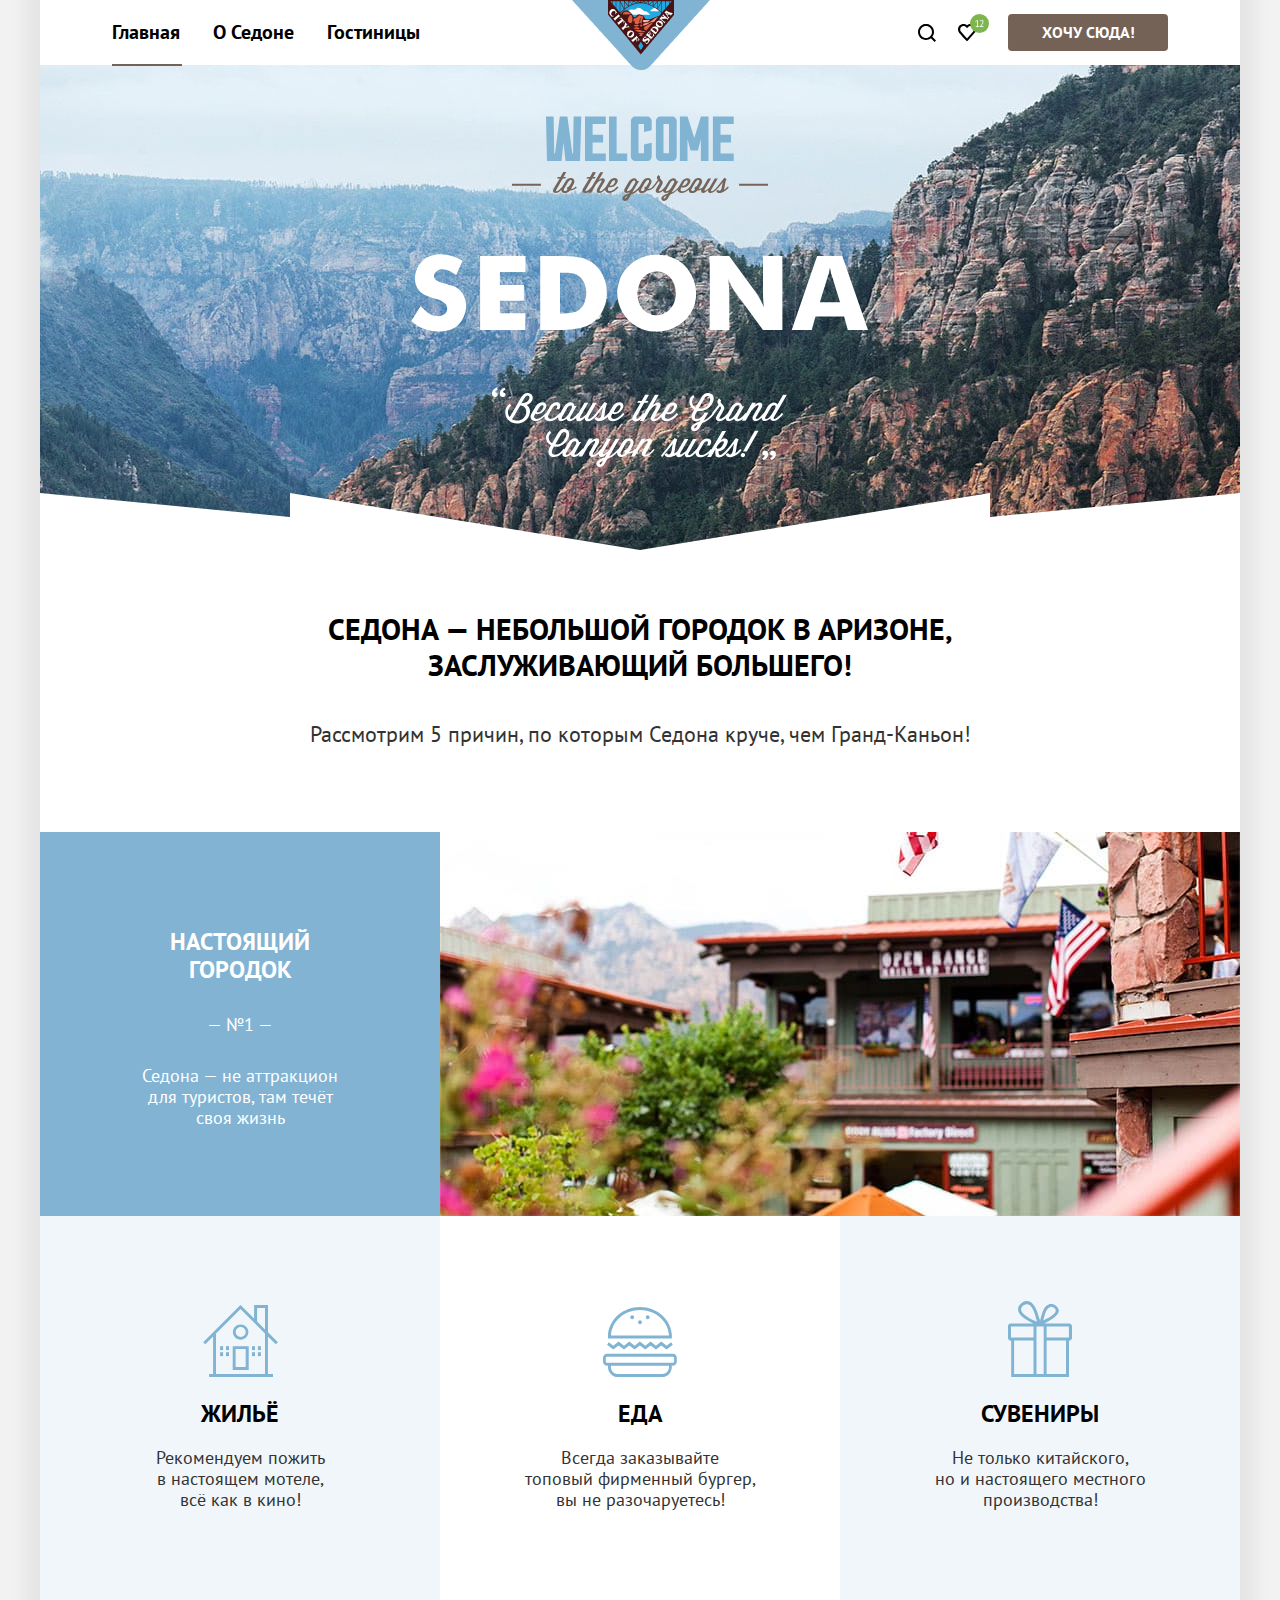
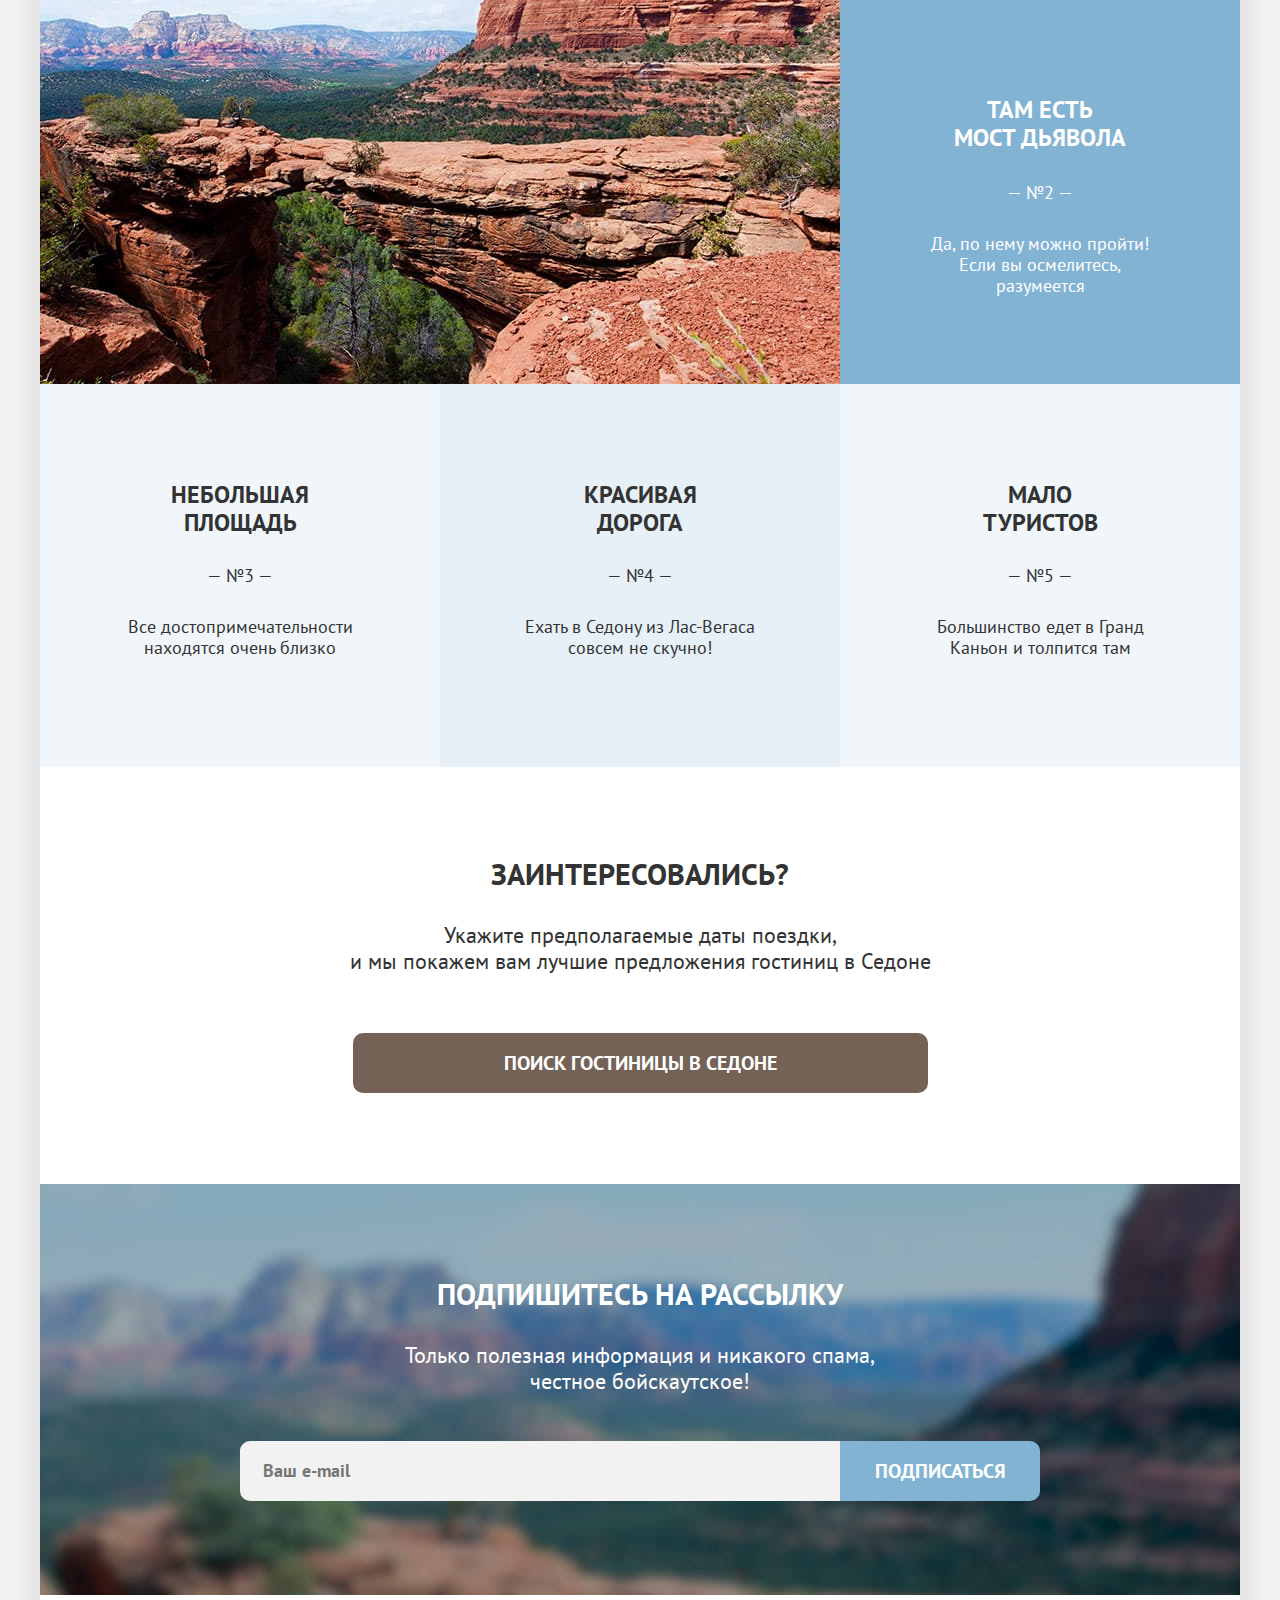
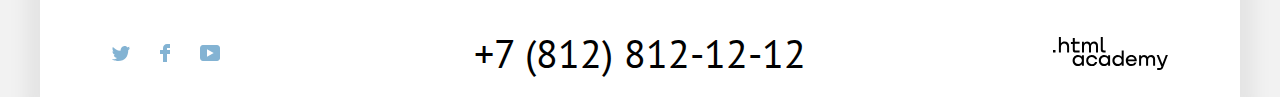
<file: index.html>
<!DOCTYPE html>
<html lang="ru">

<head>
  <meta charset="utf-8">
  <title>HTML Academy: Седона</title>
  <link rel="icon" type="image/png" sizes="32x32" href="img/favicon-32x32.png">
  <link rel="stylesheet" href="css/styles.css">
</head>

<body>
  <header class="page-header">
    <nav class="navigation">
      <ul class="navigation-list">
        <li class="navigation-item">
          <a class="navigation-link current-page" href="index.html">Главная</a>
        </li>
        <li class="navigation-item">
          <a class="navigation-link" href="#">О Седоне</a>
        </li>
        <li class="navigation-item">
          <a class="navigation-link" href="catalog.html">Гостиницы</a>
        </li>
      </ul>
      <a class="navigation-logo" href="index.html">
        <span class="visually-hidden">Логотип сайта.</span>
        <img class="page-header-logo" src="img/sedona.png" width="138" height="70" alt="Седона логотип.">
      </a>
      <ul class="navigation-user">
        <li class="navigation-right">
          <a class="navigation-link-right" href="#">
            <span class="visually-hidden">Поиск по сайту.</span>
            <svg class="icon-search" aria-hidden="true" focusable="false" width="18" height="18" viewBox="0 0 18 18"
              xmlns="http://www.w3.org/2000/svg" role="img" aria-label="Иконка поиска по сайту.">
              <path fill-rule="evenodd" clip-rule="evenodd"
                d="m18 16.5-3.7-3.7c1-1.3 1.7-3 1.7-4.9 0-4.4-3.6-8-8-8S0 3.6 0 8c0 4.4 3.6 8 8 8 1.8 0 3.5-.6 4.9-1.7l3.7 3.7 1.4-1.5ZM8 14c-3.3 0-6-2.7-6-6s2.7-6 6-6 6 2.7 6 6-2.7 6-6 6Z" />
            </svg>
          </a>
        </li>
        <li class="navigation-right">
          <a class="navigation-link-right" href="#">
            <div class="heart">
              <span class="visually-hidden">Избранное.</span>
              <svg class="icon-heart" aria-hidden="true" focusable="false" width="18" height="17" viewBox="0 0 18 17"
                xmlns="http://www.w3.org/2000/svg" role="img" aria-label="Иконка избранного.">
                <path fill-rule="evenodd" clip-rule="evenodd"
                  d="M8.9 17c-.3 0-.6-.1-.8-.4-5.4-6.1-6.7-7.5-7-7.9C.4 7.8 0 6.6 0 5.4 0 2.4 2.4 0 5.5 0 6.8 0 8 .5 9 1.3 10 .5 11.3 0 12.5 0c3 0 5.5 2.4 5.5 5.4 0 1.3-.5 2.5-1.3 3.4l-7 7.9c-.2.2-.4.3-.8.3Zm-6-9.5c.3.4 3.5 4 6.1 6.9l6.2-7c.5-.5.7-1.2.7-2 0-1.8-1.5-3.3-3.3-3.3-1 0-2 .5-2.7 1.3-.3.3-.6.4-.9.4-.3 0-.6-.2-.8-.4-.7-.8-1.7-1.3-2.7-1.3-1.8 0-3.3 1.5-3.3 3.3-.1.9.3 1.6.7 2.1-.1 0-.1 0 0 0Z" />
              </svg>
              <span class="visually-hidden">Количество в избранном.</span>
              <svg class="heart-num" aria-hidden="true" focusable="false" width="19" height="19" viewBox="0 0 19 19"
                xmlns="http://www.w3.org/2000/svg" role="img" aria-label="Иконка количества в избранном.">
                <path d="M19 9.5a9.5 9.5 0 1 1-19 0 9.5 9.5 0 0 1 19 0Z" fill="#7DB54F" />
                <path fill-rule="evenodd" clip-rule="evenodd"
                  d="M5.63 12.26h1.4V7.42l.1-.59-.4.47-1.1.79-.38-.51 2.2-1.7h.36v6.38h1.37V13H5.63v-.74Zm7.83-4.67c0 .353-.067.717-.2 1.09a6.562 6.562 0 0 1-.51 1.11c-.207.373-.44.74-.7 1.1-.26.353-.52.69-.78 1.01l-.49.43v.04l.64-.11h2.18V13H9.62v-.29c.147-.153.323-.343.53-.57a16.081 16.081 0 0 0 1.3-1.63c.22-.313.417-.63.59-.95.18-.32.323-.637.43-.95.107-.313.16-.61.16-.89 0-.327-.093-.597-.28-.81-.187-.22-.47-.33-.85-.33-.253 0-.5.053-.74.16-.24.1-.447.217-.62.35l-.33-.57c.233-.2.51-.357.83-.47.32-.113.663-.17 1.03-.17.287 0 .54.043.76.13.22.08.407.197.56.35.153.153.27.337.35.55.08.207.12.433.12.68Z"
                  fill="#fff" />
              </svg>
            </div>
          </a>
          <div class="popover popover-cart">
            <h2 class="popover-title visually-hidden">Избранное</h2>
            <div class="popover-content">
              <ul class="popover-items-list">
                <li class="popover-card-item">
                  <a class="hotel-popover first-hotel" href="#">
                    <img class="popover-img" src="img/catalog/hotel-2-small.png" width="48" height="48" alt="Мотель Desert Quail Inn.">
                    <div class="popover-wrapper">
                      <h2 class="popover-card-title">Desert Quail Inn</h2>
                      <p class="popover-text">Мотель</p>
                    </div>
                  </a>
                  <button class="delete" type="button"><svg class="popover-svg" aria-hidden="true" focusable="false"
                      width="16" height="16" fill="none" xmlns="http://www.w3.org/2000/svg" role="img"
                      aria-label="Иконка корзины.">
                      <g>
                        <path fill-rule="evenodd" clip-rule="evenodd"
                          d="M15.3 2.3H.6c-.3 0-.6.2-.6.5s.3.6.6.6h1.7v12c0 .3.3.6.6.6h10.2c.3 0 .6-.3.6-.6v-12h1.7c.3 0 .6-.3.6-.6s-.4-.5-.7-.5Zm-2.8 12.5H3.4V3.4h9.1v11.4ZM6.2 1.2h3.4c.3 0 .6-.3.6-.6S10 0 9.7 0H6.2c-.3 0-.5.3-.5.6s.2.6.5.6Z" />
                        <path
                          d="M6.2 12c.3 0 .6-.3.6-.6V5.7c0-.3-.3-.6-.6-.6s-.6.3-.6.6v5.7c.1.3.3.6.6.6ZM9.7 12c.3 0 .6-.3.6-.6V5.7c0-.3-.3-.6-.6-.6s-.6.4-.6.6v5.7c0 .3.2.6.6.6Z" />
                      </g>
                    </svg>
                  </button>
                </li>
                <li class="popover-card-item">
                  <a class="hotel-popover" href="#">
                    <img class="popover-img" src="img/catalog/hotel-3-small.png" width="48" height="48" alt="Мотель Desert Quail Inn.">
                    <div class="popover-wrapper">
                      <h2 class="popover-card-title">Villas at Poco Diablo</h2>
                      <p class="popover-text">Апартаменты</p>
                    </div>
                  </a>
                  <button class="delete" type="button"><svg class="popover-svg" aria-hidden="true" focusable="false"
                      width="16" height="16" fill="none" xmlns="http://www.w3.org/2000/svg" role="img"
                      aria-label="Иконка корзины.">
                      <g>
                        <path fill-rule="evenodd" clip-rule="evenodd"
                          d="M15.3 2.3H.6c-.3 0-.6.2-.6.5s.3.6.6.6h1.7v12c0 .3.3.6.6.6h10.2c.3 0 .6-.3.6-.6v-12h1.7c.3 0 .6-.3.6-.6s-.4-.5-.7-.5Zm-2.8 12.5H3.4V3.4h9.1v11.4ZM6.2 1.2h3.4c.3 0 .6-.3.6-.6S10 0 9.7 0H6.2c-.3 0-.5.3-.5.6s.2.6.5.6Z" />
                        <path
                          d="M6.2 12c.3 0 .6-.3.6-.6V5.7c0-.3-.3-.6-.6-.6s-.6.3-.6.6v5.7c.1.3.3.6.6.6ZM9.7 12c.3 0 .6-.3.6-.6V5.7c0-.3-.3-.6-.6-.6s-.6.4-.6.6v5.7c0 .3.2.6.6.6Z" />
                      </g>
                    </svg>
                  </button>
                </li>
              </ul>
            </div>
            <button class="popover-close-button button button-light">
              Все избранные
              <span class="visually-hidden">Закрыть</span>
            </button>
          </div>
        </li>
        <li class="navigation-wont">
          <button class="button-wont">Хочу сюда!</button>
        </li>
      </ul>
    </nav>
  </header>
  <main class="main-container main-index">
    <div class="page-container">
      <section class="main-logo">
        <h1 class="visually-hidden">Седона!</h1>
        <img class="logo" src="img/welcome.svg" width="458" height="352" alt="Главный логотип сайта города Седона.">
        <img class="hidden-logo" src="img/divider.svg" width="1200" height="57" alt="">
      </section>
      <section class="main-description">
        <h2 class="content-description">Седона — небольшой городок в Аризоне,<br>заслуживающий большего!</h2>
        <p class="content-text">Рассмотрим 5 причин, по которым Седона круче, чем Гранд-Каньон!</p>
      </section>
      <section class="city">
        <h2 class="visually-hidden">О городе</h2>
        <section class="city-descriptions">
          <h2 class="real-place">Настоящий<br>городок</h2>
          <p class="white-number number">— №1 —</p>
          <p class="real-text">Седона — не аттракцион<br>для туристов, там течёт<br>своя жизнь</p>
        </section>
        <div class="city-photo">
          <img class="real-photo" src="img/city.jpg" width="800" height="384" alt="Фотография городка.">
        </div>
      </section>
      <section class="all-services">
        <ul class="service-list">
          <li class="advantage-item service-home">
            <img class="home-img" src="img/home-icon.svg" width="75" height="72" alt="Иконка дома.">
            <h2 class="block-description">Жильё</h2>
            <p class="service-text">Рекомендуем пожить<br>в настоящем мотеле,<br>всё как в кино!</p>
          </li>
          <li class="advantage-item service-food">
            <img class="food-img" src="img/food-icon.svg" width="74" height="70" alt="Иконка еды.">
            <h2 class="block-description">Еда</h2>
            <p class="service-text">Всегда заказывайте<br>топовый фирменный бургер,<br>вы не разочаруетесь!</p>
          </li>
          <li class="advantage-item service-gift">
            <img class="gift-img" src="img/gift-icon.svg" width="64" height="76" alt="Иконка сувениров.">
            <h2 class="block-description">Сувениры</h2>
            <p class="service-text">Не только китайского,<br>но и настоящего местного<br>производства!</p>
          </li>
        </ul>
      </section>
      <section class="bridge-section">
        <h2 class="visually-hidden">Достопримечательности</h2>
        <img src="img/devil-bridge.jpg" width="800" height="384" alt="Фотография каньена.">
        <section class="bridge-description city-descriptions">
          <h2 class="devil-bridge real-place">Там есть<br>мост дьявола</h2>
          <p class="white-number number">— №2 —</p>
          <p class="real-text">Да, по нему можно пройти!<br>Если вы осмелитесь,<br>разумеется</p>
        </section>
      </section>
      <section class="advantage-section all-services">
        <ul class="advantage-list">
          <li class="advantage-item">
            <h2 class="benefits-description">Небольшая<br>площадь</h2>
            <p class="benefits-number">— №3 —</p>
            <p class="advantage-text">Все достопримечательности<br> находятся очень близко</p>
          </li>
          <li class="advantage-item advantage-block">
            <h2 class="benefits-description">Красивая<br>дорога</h2>
            <p class="benefits-number">— №4 —</p>
            <p class="advantage-text">Ехать в Седону из Лас-Вегаса<br>совсем не скучно!</p>
          </li>
          <li class="advantage-item">
            <h2 class="benefits-description">Мало<br>туристов</h2>
            <p class="benefits-number">— №5 —</p>
            <p class="advantage-text">Большинство едет в Гранд<br>Каньон и толпится там</p>
          </li>
        </ul>
      </section>
      <section class="search-hotel">
        <h2 class="search-head">Заинтересовались?</h2>
        <p class="search-text">
          Укажите предполагаемые даты поездки,<br>и мы покажем вам лучшие предложения гостиниц в
          Седоне
        </p>
        <div class="button-hotel">
          <button class="button-search" type="submit">ПОИСК ГОСТИНИЦЫ В седоне</button>
        </div>
      </section>
    </div>
  </main>

  <section class="subscription">
    <h2 class="sub-head">Подпишитесь на рассылку</h2>
    <p class="sub-text">Только полезная информация и никакого спама,<br>честное бойскаутское!</p>
    <form class="subscription-form" action="https://echo.htmlacademy.ru/" method="post">
      <input type="text" name="subscription-date" placeholder="Ваш e-mail">
      <button class="sub-button" type="submit">Подписаться</button>
    </form>
  </section>
  <footer class="page-footer">
    <div class="footer-container">
      <section class="footer-social">
        <h2 class="visually-hidden">Блок соцсетей</h2>
        <ul class="footer-social-list">
          <li class="footer-social-item">
            <a class="footer-social-link" href="https://twitter.com/htmlacademy_ru">
              <span class="visually-hidden">Ссылка на твиттер.</span>
              <svg class="icon-tw" aria-hidden="true" focusable="true" width="18" height="15" viewBox="0 0 18 15"
                xmlns="http://www.w3.org/2000/svg" role="img" aria-label="Иконка Твиттера.">
                <path fill-rule="evenodd" clip-rule="evenodd"
                  d="M11.6.2c1.8-.5 3.2.3 3.8 1.2.7-.2 1.4-.5 2.1-.7 0 .9-.6 1.5-.9 1.8.7.1 1.4-.6 1.4-.6-.2 1-1.1 1.8-1.7 2C16.1 10.7 13 15.1 5.7 15h-.5c-.4 0-4.4-.5-5.2-1.9 2.4.2 4.1-.4 5-1.2-1-.3-2.9-.4-3.2-2.9.4.1.6.2 1.3.1C1.8 8.3.4 7.5.5 5.3c.3.3 1.1.5 1.4.5C1.1 5.6-.2 2.5.9.9c1.9 1.9 4 3.6 7.6 3.8C8.7 2.3 9.7.8 11.6.2Z" />
              </svg>
            </a>
          </li>
          <li class="footer-social-item">
            <a class="footer-social-link" href="https://www.facebook.com/htmlacademy">
              <span class="visually-hidden">Ссылка на Фейсбук.</span>
              <svg class="icon-fb" aria-hidden="true" focusable="true" width="10" height="18" viewBox="0 0 10 18"
                xmlns="http://www.w3.org/2000/svg" role="img" aria-label="Иконка Фейсбук.">
                <path fill-rule="evenodd" clip-rule="evenodd" d="M7 0C4.8 0 3 1.8 3 4v2H0v4h3v8h4v-8h3V6H7V4h3V0H7Z" />
              </svg>
            </a>
          </li>
          <li class="footer-social-item">
            <span class="visually-hidden">Ссылка на Ютуб.</span>
            <a class="footer-social-link" href="https://www.youtube.com/c/HTMLAcademyRUS">
              <svg class="icon-yt" aria-hidden="true" focusable="true" width="20" height="16" viewBox="0 0 20 16"
                xmlns="http://www.w3.org/2000/svg" role="img" aria-label="Иконка Ютуб.">
                <path fill-rule="evenodd" clip-rule="evenodd"
                  d="M17 0H2.9C1.2 0 0 1.5 0 3.2v9.5C0 14.5 1.2 16 2.9 16h14.3c1.5 0 2.9-1.5 2.9-3.2V3.2C19.9 1.5 18.7 0 17 0ZM7 11.8V4.2L13.7 8 7 11.8Z" />
              </svg>
            </a>
          </li>

        </ul>
        <a class="footer-contacts" href="tel:+78128121212">+7 (812) 812-12-12</a>
        <a class="academy-link" href="https://htmlacademy.ru/">
          <span class="visually-hidden">Ссылка на сайт Академии.</span>
          <svg class="icon-academy" aria-hidden="true" focusable="true" width="115" height="33" viewBox="0 0 115 33"
            xmlns="http://www.w3.org/2000/svg" role="img" aria-label="Иконка Академии.">
            <path fill-rule="evenodd" clip-rule="evenodd"
              d="M0 12.9v2.6h2.5v-2.6H0Zm11.6-8.4c-1.6 0-2.8.7-3.6 1.7h-.1V0h-2v15.5h2v-5.3c0-2.1 1.3-3.6 3.3-3.6 1.8 0 2.9 1.4 2.9 3.2v5.7h2V9.4c.1-3-1.8-4.9-4.5-4.9Zm15 .3h-4.8V1.1h-2v3.8h-1.9v2h1.9v6c0 1.7 1 2.7 2.7 2.7h4.1v-2h-3.7c-.7 0-1.1-.4-1.1-1.1V6.8h4.8v-2Zm14.5-.2c-1.6 0-2.9.8-3.5 2.1h-.1c-.6-1.2-1.8-2.1-3.4-2.1-1.4 0-2.5.8-3.1 1.8h-.1V4.8H29v10.6h2V10c0-2 1-3.5 2.6-3.5 1.5 0 2.4 1 2.4 2.6v6.3h2V9.8c0-2.4 1.4-3.3 2.6-3.3 1.5 0 2.4 1 2.4 2.6v6.3h2V8.9c.1-2.5-1.4-4.3-3.9-4.3Zm6.7 8.1c0 1.7 1 2.7 2.8 2.7h2v-2h-1.7c-.7 0-1.1-.4-1.1-1.1V0h-2v12.7Zm-18.9 7c-.9-1.1-2.2-1.8-3.9-1.8-3.1 0-5.4 2.3-5.4 5.6s2.3 5.6 5.4 5.6c1.8 0 3-.8 3.8-1.9h.1v1.6h2V18.2h-2v1.5Zm-3.6 7.4c-2.2 0-3.6-1.6-3.6-3.6s1.4-3.6 3.6-3.6 3.6 1.6 3.6 3.6c0 1.9-1.4 3.6-3.6 3.6ZM44.2 22c-.5-2.4-2.6-4.1-5.4-4.1a5.4 5.4 0 0 0-5.6 5.6c0 3.1 2.2 5.6 5.6 5.6 2.8 0 4.9-1.8 5.4-4.2h-2.1a3.4 3.4 0 0 1-3.3 2.3c-2.2 0-3.6-1.6-3.6-3.6s1.4-3.6 3.6-3.6c1.6 0 2.8 1 3.3 2.2h2.1V22Zm10.9-2.3c-.9-1.1-2.2-1.8-3.9-1.8-3.1 0-5.4 2.3-5.4 5.6s2.3 5.6 5.4 5.6c1.8 0 3-.8 3.8-1.9h.1v1.6h2V18.2h-2v1.5Zm-3.6 7.4c-2.2 0-3.6-1.6-3.6-3.6s1.4-3.6 3.6-3.6 3.6 1.6 3.6 3.6c0 1.9-1.5 3.6-3.6 3.6Zm17.2-7.3c-.9-1.1-2.2-1.9-3.9-1.9-3.1 0-5.4 2.3-5.4 5.6s2.2 5.6 5.4 5.6c1.7 0 3-.8 3.8-1.8h.1v1.5h2V13.4h-2v6.4Zm-3.6 7.3c-2.2 0-3.6-1.6-3.6-3.6s1.4-3.6 3.6-3.6 3.6 1.6 3.6 3.6c-.1 2-1.5 3.6-3.6 3.6Zm13.2-9.2c-3.3 0-5.5 2.5-5.5 5.6 0 3 2.1 5.6 5.5 5.6 2.5 0 4.5-1.3 5.2-3.6h-2.1c-.5 1-1.6 1.6-3 1.6-1.9 0-3.3-1.3-3.4-2.9h8.8c.2-3.6-2-6.3-5.5-6.3Zm0 1.9c1.7 0 3 1 3.3 2.6h-6.5c.3-1.5 1.5-2.6 3.2-2.6Zm19.9-1.9c-1.6 0-2.9.8-3.6 2h-.1c-.6-1.2-1.8-2-3.4-2-1.4 0-2.5.7-3.1 1.8v-1.5h-1.9v10.6h2v-5.4c0-2 1-3.4 2.6-3.5 1.5 0 2.4 1 2.4 2.6v6.3h2v-5.6c0-2.4 1.4-3.3 2.6-3.3 1.5 0 2.4 1 2.4 2.6v6.3h2v-6.5c.1-2.6-1.4-4.4-3.9-4.4Zm11.2 9.1-3.6-8.9h-2.2l4.8 11.6c-.3.9-.7 1.2-1.7 1.2h-2.5v2h2.5c1.8 0 2.8-.8 3.5-2.6l4.7-12.2h-2.1l-3.4 8.9Z" />
          </svg>
        </a>
      </section>
    </div>
  </footer>
  <div class="modal-container modal-container-close">
    <div class="all-modal">
      <button class="modal-close-button">
        <span class="visually-hidden">Закрыть</span>
        <svg class="close-svg" aria-hidden="true" focusable="false" width="53" height="53" viewBox="0 0 53 53"
          fill="none" xmlns="http://www.w3.org/2000/svg">
          <path fill-rule="evenodd" clip-rule="evenodd"
            d="M33 21.2L31.8 20L26.5 25.3L21.2 20L20 21.2L25.3 26.5L20 31.8L21.2 33L26.5 27.7L31.8 33L33 31.8L27.7 26.5L33 21.2Z" />
        </svg>
      </button>
      <section>
        <h2 class="modal-title">Поиск гостиницы в Седоне</h2>
        <form class="modal-search-form" action="https://echo.htmlacademy.ru/" method="post">
          <div class="field-group">
            <label class="modal-form-lable message-error" for="date-entry">Дата заезда:</label>
            <div class="field-group-wrapper">
              <p class="field-icon">
                <input class="date-field" id="date-entry" type="text" name="date-entry" value="27 апреля 2020"
                  placeholder="Укажите дату" />
              </p>
            </div>
          </div>
          <div class="field-group">
            <label class="modal-form-lable message-success" for="date-departure">Дата выезда:</label>
            <div class="field-group-wrapper">
              <p class="field-icon">
                <input class="date-field" id="date-departure" type="text" name="date-departure" value="1 сентября 2021"
                  placeholder="Укажите дату" />
              </p>
            </div>
          </div>
          <div class="search-form-options">
            <div class="field-group">
              <label class="modal-form-lable" for="quantity-adult">Взрослые:</label>
              <div class="quantity-person">
                <button class="counter-input-btn counter-input-minus-btn" type="button">
                  <span class="visually-hidden">Минус</span>
                  <svg class="quantity-person-icon quantity-person-icon-minus" aria-hidden="true" focusable="false"
                    width="13" height="1" viewBox="0 0 13 1" fill="none" xmlns="http://www.w3.org/2000/svg">
                    <path fill-rule="evenodd" clip-rule="evenodd" d="M0 0v1h13V0H0Z" />
                  </svg>
                </button>
                <p>
                  <input id="quantity-adult" type="number" value="2" name="quantity-adult" />
                </p>
                <button class="counter-input-btn counter-input-plus-btn" type="button">
                  <span class="visually-hidden">Плюс</span>
                  <svg class="quantity-person-icon quantity-person-icon-plus" aria-hidden="true" focusable="false"
                    width="13" height="13" viewBox="0 0 13 13" fill="none" xmlns="http://www.w3.org/2000/svg">
                    <path fill-rule="evenodd" clip-rule="evenodd" d="M13 6H7V0H6v6H0v1h6v6h1V7h6V6Z" />
                  </svg>
                </button>
              </div>
            </div>
            <div class="field-group">
              <span class="form-label-icon">
                <label class="modal-form-lable" for="quantity-children">Дети:</label>
                <button class="tooltip tooltip-s" type="button"></button>
                <span class="tooltiptext">Укажите количество детей, которые будут с вами, возраст которых от 6 до 18
                  лет. Дети
                  до 6 лет размещаются бесплатно.</span>
              </span>
              <div class="quantity-person">
                <button class="counter-input-btn counter-input-minus-btn" type="button">
                  <span class="visually-hidden">Минус</span>
                  <svg class="quantity-person-icon quantity-person-icon-minus" aria-hidden="true" focusable="false"
                    width="13" height="1" viewBox="0 0 13 1" fill="none" xmlns="http://www.w3.org/2000/svg">
                    <path fill-rule="evenodd" clip-rule="evenodd" d="M0 0v1h13V0H0Z" />
                  </svg>
                </button>
                <p>
                  <input id="quantity-children" type="number" value="1" name="quantity-children" placeholder="" />
                </p>
                <button class="counter-input-btn counter-input-plus-btn" type="button">
                  <span class="visually-hidden">Плюс</span>
                  <svg class="quantity-person-icon quantity-person-icon-plus" aria-hidden="true" focusable="false"
                    width="13" height="13" viewBox="0 0 13 13" fill="none" xmlns="http://www.w3.org/2000/svg">
                    <path fill-rule="evenodd" clip-rule="evenodd" d="M13 6H7V0H6v6H0v1h6v6h1V7h6V6Z" />
                  </svg>
                </button>
              </div>
            </div>
          </div>
          <button class="modal-search-button" type="submit">Найти</button>
        </form>
      </section>
    </div>
  </div>

</body>

</html>
</file>
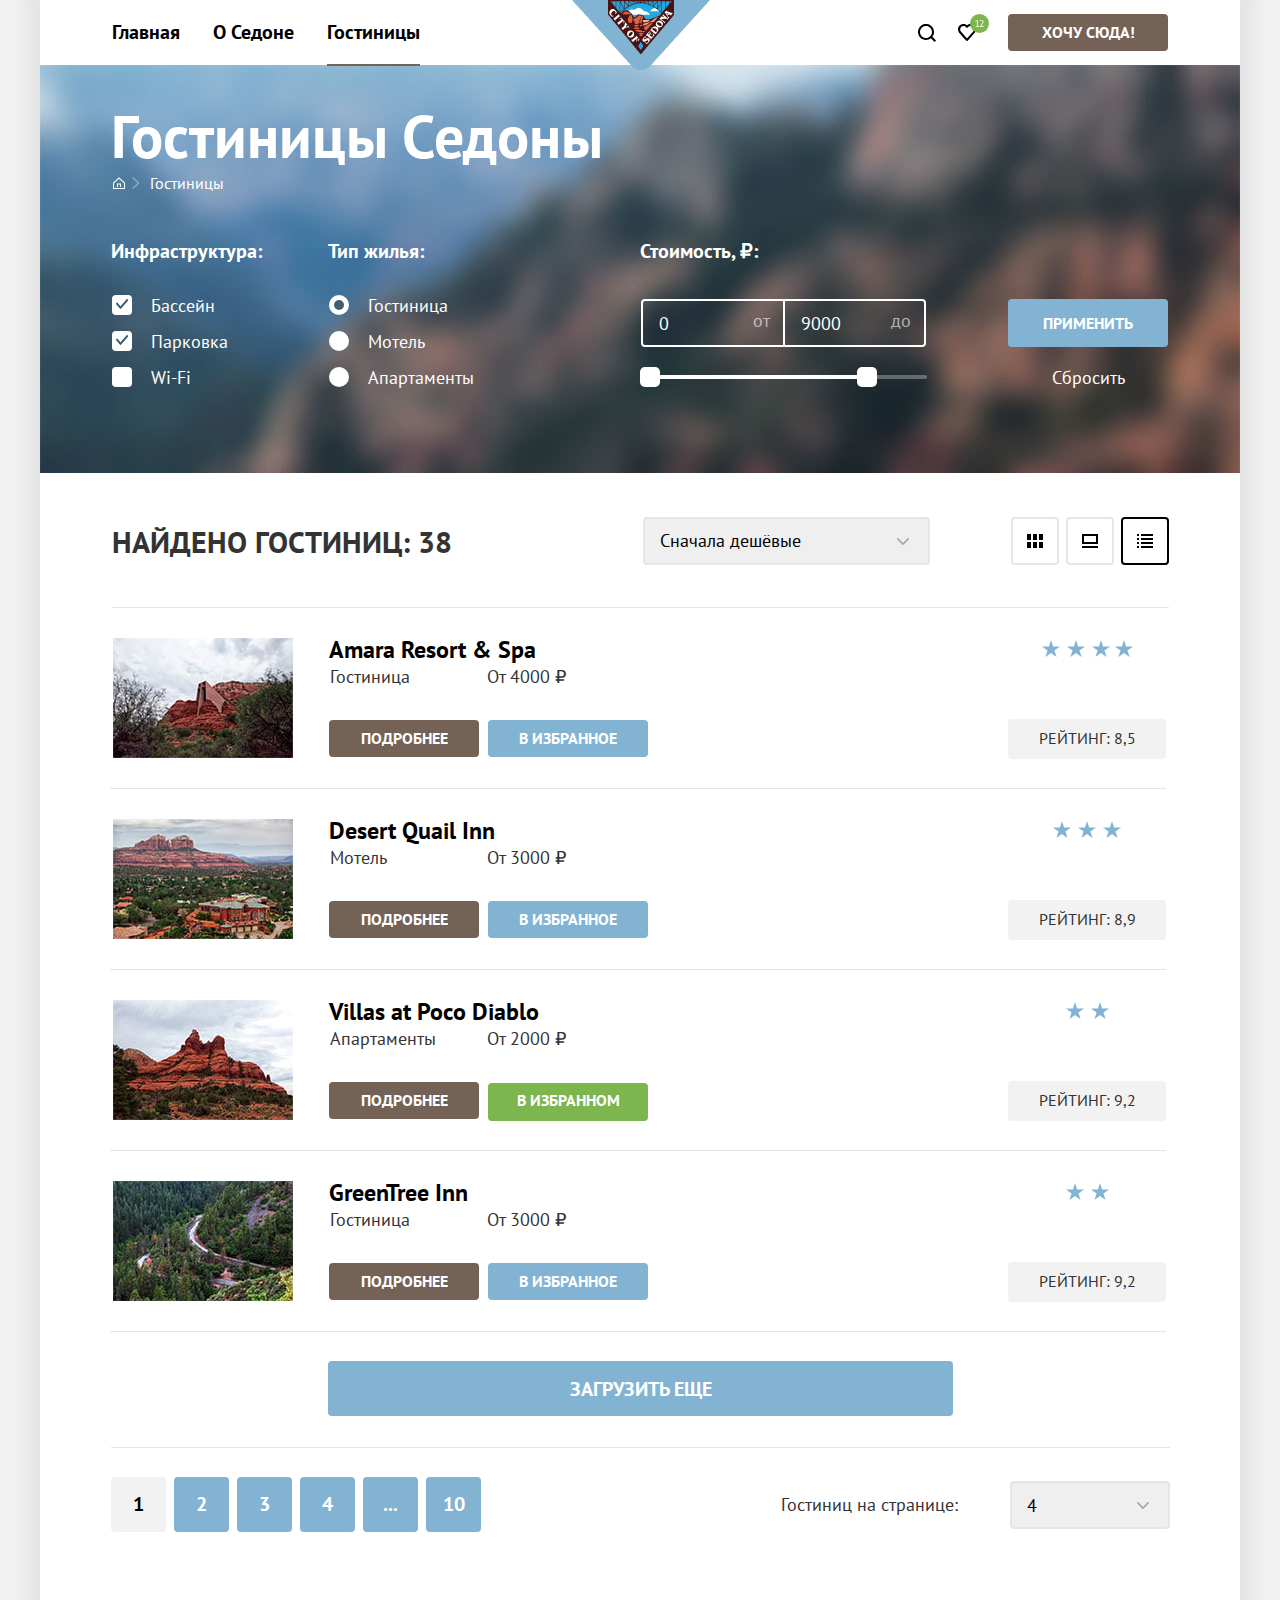
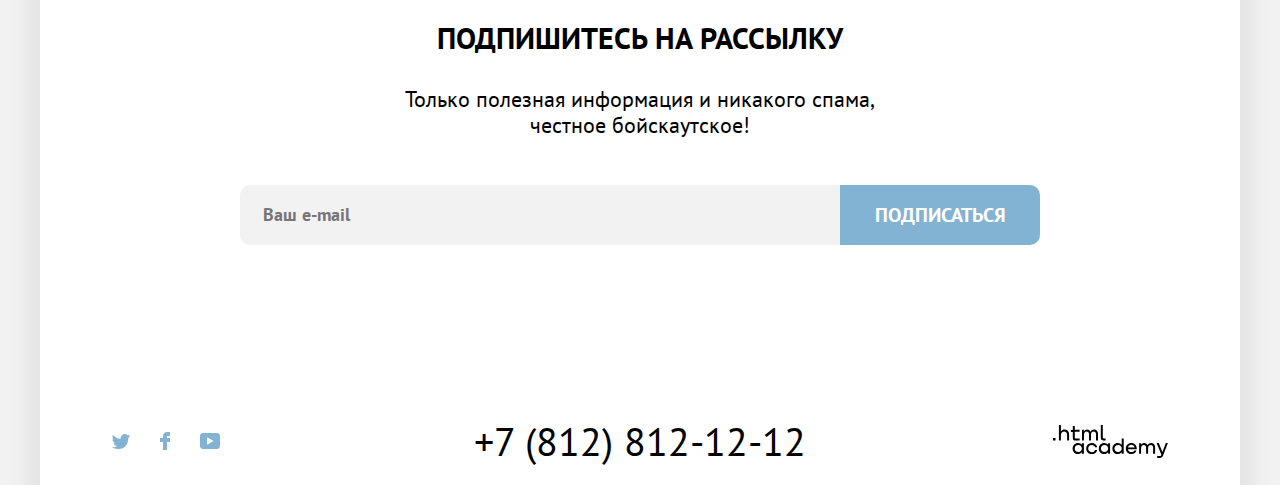
<file: catalog.html>
<!DOCTYPE html>
<html lang="ru">

<head>
  <meta charset="utf-8">
  <title>HTML Academy: Седона</title>
  <link rel="icon" type="image/png" sizes="32x32" href="img/favicon-32x32.png">
  <link rel="stylesheet" href="css/styles.css">
</head>

<body>
  <header class="page-header">
    <nav class="navigation">
      <ul class="navigation-list">
        <li class="navigation-item">
          <a class="navigation-link" href="index.html">Главная</a>
        </li>
        <li class="navigation-item">
          <a class="navigation-link" href="#">О Седоне</a>
        </li>
        <li class="navigation-item">
          <a class="navigation-link current-catalog" href="catalog.html">Гостиницы</a>
        </li>
      </ul>
      <a class="navigation-logo" href="index.html">
        <span class="visually-hidden">Логотип сайта.</span>
        <img class="page-header-logo" src="img/sedona.png" width="138" height="70" alt="Седона логотип.">
      </a>
      <ul class="navigation-user">
        <li class="navigation-right">
          <a class="navigation-link-right" href="#">
            <span class="visually-hidden">Поиск по сайту.</span>
            <svg class="icon-search" aria-hidden="true" focusable="false" width="18" height="18" viewBox="0 0 18 18"
              xmlns="http://www.w3.org/2000/svg" role="img" aria-label="Иконка поиска по сайту.">
              <path fill-rule="evenodd" clip-rule="evenodd"
                d="m18 16.5-3.7-3.7c1-1.3 1.7-3 1.7-4.9 0-4.4-3.6-8-8-8S0 3.6 0 8c0 4.4 3.6 8 8 8 1.8 0 3.5-.6 4.9-1.7l3.7 3.7 1.4-1.5ZM8 14c-3.3 0-6-2.7-6-6s2.7-6 6-6 6 2.7 6 6-2.7 6-6 6Z" />
            </svg>
          </a>
        </li>
        <li class="navigation-right">
          <a class="navigation-link-right" href="#">
            <div class="heart">
              <span class="visually-hidden">Избранное.</span>
              <svg class="icon-heart" aria-hidden="true" focusable="false" width="18" height="17" viewBox="0 0 18 17"
                xmlns="http://www.w3.org/2000/svg" role="img" aria-label="Иконка избранного.">
                <path fill-rule="evenodd" clip-rule="evenodd"
                  d="M8.9 17c-.3 0-.6-.1-.8-.4-5.4-6.1-6.7-7.5-7-7.9C.4 7.8 0 6.6 0 5.4 0 2.4 2.4 0 5.5 0 6.8 0 8 .5 9 1.3 10 .5 11.3 0 12.5 0c3 0 5.5 2.4 5.5 5.4 0 1.3-.5 2.5-1.3 3.4l-7 7.9c-.2.2-.4.3-.8.3Zm-6-9.5c.3.4 3.5 4 6.1 6.9l6.2-7c.5-.5.7-1.2.7-2 0-1.8-1.5-3.3-3.3-3.3-1 0-2 .5-2.7 1.3-.3.3-.6.4-.9.4-.3 0-.6-.2-.8-.4-.7-.8-1.7-1.3-2.7-1.3-1.8 0-3.3 1.5-3.3 3.3-.1.9.3 1.6.7 2.1-.1 0-.1 0 0 0Z" />
              </svg>
              <span class="visually-hidden">Количество в избранном.</span>
              <svg class="heart-num" aria-hidden="true" focusable="false" width="19" height="19" viewBox="0 0 19 19"
                xmlns="http://www.w3.org/2000/svg" role="img" aria-label="Иконка количества в избранном.">
                <path d="M19 9.5a9.5 9.5 0 1 1-19 0 9.5 9.5 0 0 1 19 0Z" fill="#7DB54F" />
                <path fill-rule="evenodd" clip-rule="evenodd"
                  d="M5.63 12.26h1.4V7.42l.1-.59-.4.47-1.1.79-.38-.51 2.2-1.7h.36v6.38h1.37V13H5.63v-.74Zm7.83-4.67c0 .353-.067.717-.2 1.09a6.562 6.562 0 0 1-.51 1.11c-.207.373-.44.74-.7 1.1-.26.353-.52.69-.78 1.01l-.49.43v.04l.64-.11h2.18V13H9.62v-.29c.147-.153.323-.343.53-.57a16.081 16.081 0 0 0 1.3-1.63c.22-.313.417-.63.59-.95.18-.32.323-.637.43-.95.107-.313.16-.61.16-.89 0-.327-.093-.597-.28-.81-.187-.22-.47-.33-.85-.33-.253 0-.5.053-.74.16-.24.1-.447.217-.62.35l-.33-.57c.233-.2.51-.357.83-.47.32-.113.663-.17 1.03-.17.287 0 .54.043.76.13.22.08.407.197.56.35.153.153.27.337.35.55.08.207.12.433.12.68Z"
                  fill="#fff" />
              </svg>
            </div>
          </a>
          <div class="popover popover-cart">
            <h2 class="popover-title visually-hidden">Избранное</h2>
            <div class="popover-content">
              <ul class="popover-items-list">
                <li class="popover-card-item">
                  <a class="hotel-popover first-hotel" href="#">
                    <img class="popover-img" src="img/catalog/hotel-2-small.png" width="48" height="48" alt="Мотель Desert Quail Inn.">
                    <div class="popover-wrapper">
                      <h2 class="popover-card-title">Desert Quail Inn</h2>
                      <p class="popover-text">Мотель</p>
                    </div>
                  </a>
                  <button class="delete" type="button"><svg class="popover-svg" aria-hidden="true" focusable="false"
                      width="16" height="16" fill="none" xmlns="http://www.w3.org/2000/svg" role="img"
                      aria-label="Иконка корзины.">
                      <g>
                        <path fill-rule="evenodd" clip-rule="evenodd"
                          d="M15.3 2.3H.6c-.3 0-.6.2-.6.5s.3.6.6.6h1.7v12c0 .3.3.6.6.6h10.2c.3 0 .6-.3.6-.6v-12h1.7c.3 0 .6-.3.6-.6s-.4-.5-.7-.5Zm-2.8 12.5H3.4V3.4h9.1v11.4ZM6.2 1.2h3.4c.3 0 .6-.3.6-.6S10 0 9.7 0H6.2c-.3 0-.5.3-.5.6s.2.6.5.6Z" />
                        <path
                          d="M6.2 12c.3 0 .6-.3.6-.6V5.7c0-.3-.3-.6-.6-.6s-.6.3-.6.6v5.7c.1.3.3.6.6.6ZM9.7 12c.3 0 .6-.3.6-.6V5.7c0-.3-.3-.6-.6-.6s-.6.4-.6.6v5.7c0 .3.2.6.6.6Z" />
                      </g>
                    </svg>
                  </button>
                </li>
                <li class="popover-card-item">
                  <a class="hotel-popover" href="#">
                    <img class="popover-img" src="img/catalog/hotel-3-small.png" width="48" height="48" alt="Мотель Desert Quail Inn.">
                    <div class="popover-wrapper">
                      <h2 class="popover-card-title">Villas at Poco Diablo</h2>
                      <p class="popover-text">Апартаменты</p>
                    </div>
                  </a>
                  <button class="delete" type="button"><svg class="popover-svg" aria-hidden="true" focusable="false"
                      width="16" height="16" fill="none" xmlns="http://www.w3.org/2000/svg" role="img"
                      aria-label="Иконка корзины.">
                      <g>
                        <path fill-rule="evenodd" clip-rule="evenodd"
                          d="M15.3 2.3H.6c-.3 0-.6.2-.6.5s.3.6.6.6h1.7v12c0 .3.3.6.6.6h10.2c.3 0 .6-.3.6-.6v-12h1.7c.3 0 .6-.3.6-.6s-.4-.5-.7-.5Zm-2.8 12.5H3.4V3.4h9.1v11.4ZM6.2 1.2h3.4c.3 0 .6-.3.6-.6S10 0 9.7 0H6.2c-.3 0-.5.3-.5.6s.2.6.5.6Z" />
                        <path
                          d="M6.2 12c.3 0 .6-.3.6-.6V5.7c0-.3-.3-.6-.6-.6s-.6.3-.6.6v5.7c.1.3.3.6.6.6ZM9.7 12c.3 0 .6-.3.6-.6V5.7c0-.3-.3-.6-.6-.6s-.6.4-.6.6v5.7c0 .3.2.6.6.6Z" />
                      </g>
                    </svg>
                  </button>
                </li>
              </ul>
            </div>
            <button class="popover-close-button button button-light">
              Все избранные
              <span class="visually-hidden">Закрыть</span>
            </button>
          </div>
        </li>
        <li class="navigation-wont">
          <button class="button-wont">Хочу сюда!</button>
        </li>
      </ul>
    </nav>
  </header>
  <main class="main-container main-catalog">
    <div class="page-container">
      <div class="all-header">
        <header class="inner-header">
          <h1 class="inner-title">Гостиницы Седоны</h1>
          <ul class="breadcrumbs">
            <li class="breadcrumbs-item">
              <a class="bread-icon" href="index.html">
                <span class="visually-hidden">Ссылка на главную страницу.</span>
                <svg class="breadcrumbs-icon" aria-hidden="true" focusable="false" width="12" height="12"
                  viewBox="0 0 12 12" xmlns="http://www.w3.org/2000/svg" role="img" aria-label="Иконка дома.">
                  <path d="M6 .3 0 5.8V12h12V5.8L6 .3ZM11 11H1V6.2l5-4.5 5 4.5V11Z" fill="#fff" />
                  <path fill-rule="evenodd" clip-rule="evenodd" d="M4 10h1V7.5h2V10h1V6.5H4V10Z" fill="#fff" />
                </svg>
              </a>
            <li class="breadcrumbs-item">
              <a class="arrow">
                <svg fill="none" xmlns="http://www.w3.org/2000/svg" aria-hidden="true" focusable="false" width="12"
                  height="12" viewBox="0 0 5 8" role="img" aria-label="Иконка декоративной стрелки.">
                  <g opacity=".3" clip-path="url(#a)">
                    <path fill-rule="evenodd" clip-rule="evenodd"
                      d="M4.8 3.6 1 .2C.8 0 .4 0 .1.2-.2.4-.1.8.1 1l3.3 3L.2 7c-.2.2-.2.6 0 .8 0 .1.3.2.4.2.1 0 .3-.1.4-.2l3.8-3.4c.3-.2.3-.6 0-.8Z"
                      fill="#fff" />
                  </g>
                  <defs>
                    <clipPath id="a">
                      <path fill="#fff" d="M0 0h5v8H0z" />
                    </clipPath>
                  </defs>
                </svg>
              </a>
            </li>
            <li class="breadcrumbs-item">
              <a class="breadcrumbs-link" href="#">Гостиницы</a>
            </li>
          </ul>
        </header>
        <div class="all-filter">
          <section class="filter-hotel">
            <h2 class="visually-hidden">Список гостиниц с фильтрами</h2>
            <form class="filter-catalog" action="https://echo.htmlacademy.ru/" method="get">
              <fieldset class="filter-group">
                <legend class="filter-title">Инфраструктура:</legend>
                <ul class="filter-group-list">
                  <li class="filter-group-item">
                    <label class="control">
                      <input class="control-input visually-hidden" type="checkbox" name="pool" checked>
                      <span class="control-mark"></span>
                      <span class="control-label">Бассейн</span>
                    </label>
                  </li>
                  <li class="filter-group-item">
                    <label class="control">
                      <input class="control-input visually-hidden" type="checkbox" name="parking" checked>
                      <span class="control-mark"></span>
                      <span class="control-label">Парковка</span>
                    </label>
                  </li>
                  <li class="filter-group-item">
                    <label class="control">
                      <input class="control-input visually-hidden" type="checkbox" name="wi-fi">
                      <span class="control-mark"></span>
                      <span class="control-label">Wi-Fi</span>
                    </label>
                  </li>
                </ul>
              </fieldset>
              <fieldset class="filter-group">
                <legend class="filter-title">Тип жилья:</legend>
                <ul class="filter-group-list">
                  <li class="filter-group-item">
                    <label class="control">
                      <input class="control-input visually-hidden" type="radio" name="product-group" checked>
                      <span class="control-mark"></span>
                      <span class="control-label">Гостиница</span>
                    </label>
                  </li>
                  <li class="filter-group-item">
                    <label class="control">
                      <input class="control-input visually-hidden" type="radio" name="product-group">
                      <span class="control-mark"></span>
                      <span class="control-label">Мотель</span>
                    </label>
                  </li>
                  <li class="filter-group-item">
                    <label class="control">
                      <input class="control-input visually-hidden" type="radio" name="product-group">
                      <span class="control-mark"></span>
                      <span class="control-label">Апартаменты</span>
                    </label>
                  </li>
                </ul>
              </fieldset>
              <fieldset class="filter-group">
                <legend class="filter-title">Стоимость, ₽:</legend>
                <div class="range">
                  <div class="range-wrapper-inputs">
                    <label class="catalog-filter-label input-left">
                      <input class="range-input left-input" type="number" value="0" name="min-price">
                    </label>
                    <div class="range-wrapper-inputs right-wrapper">
                      <label class="catalog-filter-label input-right">
                        <input class="range-input right-input" type="number" value="9000" name="max-price">
                      </label>
                    </div>
                  </div>
                  <div class="range-scale">
                    <div class="range-bar" style="width: 227px">
                      <button class="range-toggle toggle-min" type="button">
                        <span class="visually-hidden">Изменить минимальную цену.</span>
                      </button>
                      <button class="range-toggle toggle-max" type="button">
                        <span class="visually-hidden">Изменить максимальную цену.</span>
                      </button>
                    </div>
                  </div>
                </div>

              </fieldset>
              <div class="filter-button">
                <button class="button-acept" type="submit">Применить</button>
                <button class="button-cancel" type="reset">Сбросить</button>
              </div>
            </form>
          </section>
        </div>
      </div>
      <section class="sorting-field">
        <div class="sorting-filter">
          <h2 class="hotel-search">Найдено гостиниц: 38</h2>
          <form class="sorting-type">
            <label class="visually-hidden" for="sorting">Сортировка гостиниц</label>
            <select class="select-control" id="sorting" name="sorting">
              <option value="popular">Сначала дешёвые</option>
              <option value="cheap">Сначала популярнее</option>
              <option value="expensive">Сначала дорогие</option>
            </select>
            <button class="visually-hidden" type="submit">Отсортировать гостиницы</button>
          </form>
          <div class="cards-filter">
            <a href="#" class="card-grid-toggle">
              <span class="visually-hidden">Карточки окнами.</span>
              <svg width="16" height="14" aria-hidden="true" focusable="false" fill="none"
                xmlns="http://www.w3.org/2000/svg" viewBox="0 0 16 14" role="img" aria-label="Иконка карточек окнами.">
                <path d="M4 0H0v6h4V0Zm12 0h-4v6h4V0Zm-6 0H6v6h4V0ZM4 8H0v6h4V8Zm12 0h-4v6h4V8Zm-6 0H6v6h4V8Z"
                  fill="#000" />
              </svg>
            </a>
            <a href="#" class="card-grid-toggle">
              <span class="visually-hidden">Карточки слайдами.</span>
              <svg width="16" height="14" focusable="false" viewBox="0 0 16 14" fill="none"
                xmlns="http://www.w3.org/2000/svg" role="img" aria-label="Иконка карточек слайдами.">
                <path d="M16 12H0v2h16v-2ZM14 2v6H2V2h12Zm2-2H0v10h16V0Z" fill="#000" />
              </svg>
            </a>
            <a href="#" class="card-grid-toggle toggle-current">
              <span class="visually-hidden">Карточки списком.</span>
              <svg width="16" height="14" focusable="false" fill="none" xmlns="http://www.w3.org/2000/svg"
                viewBox="0 0 16 14" role="img" aria-label="Иконка карточек списком.">
                <path
                  d="M2 0H0v2h2V0Zm14 0H4v2h12V0ZM2 4H0v2h2V4Zm14 0H4v2h12V4ZM2 8H0v2h2V8Zm14 0H4v2h12V8ZM2 12H0v2h2v-2Zm14 0H4v2h12v-2Z"
                  fill="#000" />
              </svg>
            </a>
          </div>
        </div>
      </section>
      <section class="booking">
        <h2 class="visually-hidden">Блок отелей</h2>
        <ul class="hotel-list">
          <li class="hotel-card">
            <a class="hotel-card-link" href="#">
              <img class="hotel-card-image" src="img/catalog/hotel-1.jpg" width="180" height="120"
                alt="Гостиница Amara Resort & Spa">
            </a>
            <div class="card-block">
              <div class="title-block">
                <a class="hotel-card-title" href="#">Amara Resort &amp; Spa</a>
              </div>
              <div class="card-info">
                <p class="hotel-card-text">Гостиница</p>
                <p class="hotel-card-price">От 4000 ₽</p>
              </div>
              <div class="button-block">
                <button class="button-details">подробнее</button>
                <button class="button-favorites">В избранное</button>
              </div>
            </div>
            <div class="reit-block">
              <img class="stars" src="img/star4.png" width="91" height="17" alt="рейтинг отеля">
              <p class="reit">Рейтинг: 8,5</p>
            </div>
          </li>
          <li class="hotel-card">
            <a class="hotel-card-link" href="#">
              <img class="hotel-card-image" src="img/catalog/hotel-2.jpg" width="180" height="120"
                alt="Мотель Desert Quail Inn">
            </a>
            <div class="card-block">
              <div class="title-block">
                <a class="hotel-card-title" href="#">Desert Quail Inn</a>
              </div>
              <div class="card-info">
                <p class="hotel-card-text">Мотель</p>
                <p class="hotel-card-price">От 3000 ₽</p>
              </div>
              <div class="button-block">
                <button class="button-details">подробнее</button>
                <button class="button-favorites">В избранное</button>
              </div>
            </div>
            <div class="rait-block">
              <img class="stars" src="img/star3.png" width="68" height="17" alt="рейтинг отеля">
              <p class="reit">Рейтинг: 8,9</p>
            </div>
          </li>
          <li class="hotel-card">
            <a class="hotel-card-link" href="#">
              <img class="hotel-card-image" src="img/catalog/hotel-3.jpg" width="180" height="120"
                alt="Апартаменты Villas at Poco Diablo">
            </a>
            <div class="card-block">
              <div class="title-block">
                <a class="hotel-card-title">Villas at Poco Diablo</a>
              </div>
              <div class="card-info">
                <p class="hotel-card-text">Апартаменты</p>
                <p class="hotel-card-price">От 2000 ₽</p>
              </div>
              <div class="button-block">
                <button class="button-details">подробнее</button>
                <button class="button-confirm">В избранном</button>
              </div>
            </div>
            <div class="rait-block">
              <img class="stars" src="img/star2.png" width="43" height="17" alt="рейтинг отеля">
              <p class="reit">Рейтинг: 9,2</p>
            </div>
          </li>
          <li class="hotel-card">
            <a class="hotel-card-link" href="#">
              <img class="hotel-card-image" src="img/catalog/hotel-4.jpg" width="180" height="120"
                alt="Гостиница GreenTree Inn">
            </a>
            <div class="card-block">
              <div class="title-block">
                <a class="hotel-card-title">GreenTree Inn</a>
              </div>
              <div class="card-info">
                <p class="hotel-card-text">Гостиница</p>
                <p class="hotel-card-price">От 3000 ₽</p>
              </div>
              <div class="button-block">
                <button class="button-details">подробнее</button>
                <button class="button-favorites">В избранное</button>
              </div>
            </div>
            <div class="rait-block">
              <img class="stars" src="img/star2.png" width="43" height="17" alt="рейтинг отеля">
              <p class="reit">Рейтинг: 9,2</p>
            </div>
          </li>
        </ul>
        <div class="button-more">
          <button class="button-load">Загрузить еще</button>
        </div>
      </section>
      <section class="pagination-block">
        <h2 class="visually-hidden">Блок пагинации</h2>
        <ul class="pagintaion">
          <li class="pagination-item">
            <a class="pagination-link pagination-current" href="#">1</a>
          </li>
          <li class="pagination-item">
            <a class="pagination-link" href="#">2</a>
          </li>
          <li class="pagination-item">
            <a class="pagination-link" href="#">3</a>
          <li class="pagination-item">
            <a class="pagination-link" href="#">4</a>
          <li class="pagination-item">
            <a class="pagination-link" href="#">...</a>
          </li>
          <li class="pagination-item">
            <a class="pagination-link" href="#">10</a>
          </li>
        </ul>
        <p class="page-card-sorting">Гостиниц на странице:</p>
        <form class="sorting-card">
          <div class="sorting-page">
            <label class="visually-hidden" for="sorting-card">Отображение гостиниц</label>
            <select class="sorting-control" id="sorting-card" name="sorting">
              <option value="4">4</option>
              <option value="3">3</option>
              <option value="2">2</option>
              <option value="1">1</option>
            </select>
          </div>
          <button class="visually-hidden" type="submit">Выдача карточек</button>
        </form>

      </section>
    </div>
  </main>
  <section class="subscription sub-inner">
    <h2 class="sub-head sub-catalog">Подпишитесь на рассылку</h2>
    <p class="sub-text">Только полезная информация и никакого спама,<br>честное бойскаутское!</p>
    <form class="subscription-form" action="https://echo.htmlacademy.ru/" method="post">
      <input type="text" name="subscription-date" placeholder="Ваш e-mail">
      <button class="sub-button" type="submit">Подписаться</button>
    </form>
  </section>
  <footer class="page-footer">
    <div class="footer-container">
      <section class="footer-social">
        <h2 class="visually-hidden">Блок соцсетей</h2>
        <ul class="footer-social-list">
          <li class="footer-social-item">
            <a class="footer-social-link" href="https://twitter.com/htmlacademy_ru">
              <span class="visually-hidden">Ссылка на твиттер.</span>
              <svg class="icon-tw" aria-hidden="true" focusable="true" width="18" height="15" viewBox="0 0 18 15"
                xmlns="http://www.w3.org/2000/svg" role="img" aria-label="Иконка Твиттера.">
                <path fill-rule="evenodd" clip-rule="evenodd"
                  d="M11.6.2c1.8-.5 3.2.3 3.8 1.2.7-.2 1.4-.5 2.1-.7 0 .9-.6 1.5-.9 1.8.7.1 1.4-.6 1.4-.6-.2 1-1.1 1.8-1.7 2C16.1 10.7 13 15.1 5.7 15h-.5c-.4 0-4.4-.5-5.2-1.9 2.4.2 4.1-.4 5-1.2-1-.3-2.9-.4-3.2-2.9.4.1.6.2 1.3.1C1.8 8.3.4 7.5.5 5.3c.3.3 1.1.5 1.4.5C1.1 5.6-.2 2.5.9.9c1.9 1.9 4 3.6 7.6 3.8C8.7 2.3 9.7.8 11.6.2Z" />
              </svg>
            </a>
          </li>
          <li class="footer-social-item">
            <a class="footer-social-link" href="https://www.facebook.com/htmlacademy">
              <span class="visually-hidden">Ссылка на Фейсбук.</span>
              <svg class="icon-fb" aria-hidden="true" focusable="true" width="10" height="18" viewBox="0 0 10 18"
                xmlns="http://www.w3.org/2000/svg" role="img" aria-label="Иконка Фейсбук.">
                <path fill-rule="evenodd" clip-rule="evenodd" d="M7 0C4.8 0 3 1.8 3 4v2H0v4h3v8h4v-8h3V6H7V4h3V0H7Z" />
              </svg>
            </a>
          </li>
          <li class="footer-social-item">
            <span class="visually-hidden">Ссылка на Ютуб.</span>
            <a class="footer-social-link" href="https://www.youtube.com/c/HTMLAcademyRUS">
              <svg class="icon-yt" aria-hidden="true" focusable="true" width="20" height="16" viewBox="0 0 20 16"
                xmlns="http://www.w3.org/2000/svg" role="img" aria-label="Иконка Ютуб.">
                <path fill-rule="evenodd" clip-rule="evenodd"
                  d="M17 0H2.9C1.2 0 0 1.5 0 3.2v9.5C0 14.5 1.2 16 2.9 16h14.3c1.5 0 2.9-1.5 2.9-3.2V3.2C19.9 1.5 18.7 0 17 0ZM7 11.8V4.2L13.7 8 7 11.8Z" />
              </svg>
            </a>
          </li>

        </ul>
        <a class="footer-contacts" href="tel:+78128121212">+7 (812) 812-12-12</a>
        <a class="academy-link" href="https://htmlacademy.ru/">
          <span class="visually-hidden">Ссылка на сайт Академии.</span>
          <svg class="icon-academy" aria-hidden="true" focusable="true" width="115" height="33" viewBox="0 0 115 33"
            xmlns="http://www.w3.org/2000/svg" role="img" aria-label="Иконка Академии.">
            <path fill-rule="evenodd" clip-rule="evenodd"
              d="M0 12.9v2.6h2.5v-2.6H0Zm11.6-8.4c-1.6 0-2.8.7-3.6 1.7h-.1V0h-2v15.5h2v-5.3c0-2.1 1.3-3.6 3.3-3.6 1.8 0 2.9 1.4 2.9 3.2v5.7h2V9.4c.1-3-1.8-4.9-4.5-4.9Zm15 .3h-4.8V1.1h-2v3.8h-1.9v2h1.9v6c0 1.7 1 2.7 2.7 2.7h4.1v-2h-3.7c-.7 0-1.1-.4-1.1-1.1V6.8h4.8v-2Zm14.5-.2c-1.6 0-2.9.8-3.5 2.1h-.1c-.6-1.2-1.8-2.1-3.4-2.1-1.4 0-2.5.8-3.1 1.8h-.1V4.8H29v10.6h2V10c0-2 1-3.5 2.6-3.5 1.5 0 2.4 1 2.4 2.6v6.3h2V9.8c0-2.4 1.4-3.3 2.6-3.3 1.5 0 2.4 1 2.4 2.6v6.3h2V8.9c.1-2.5-1.4-4.3-3.9-4.3Zm6.7 8.1c0 1.7 1 2.7 2.8 2.7h2v-2h-1.7c-.7 0-1.1-.4-1.1-1.1V0h-2v12.7Zm-18.9 7c-.9-1.1-2.2-1.8-3.9-1.8-3.1 0-5.4 2.3-5.4 5.6s2.3 5.6 5.4 5.6c1.8 0 3-.8 3.8-1.9h.1v1.6h2V18.2h-2v1.5Zm-3.6 7.4c-2.2 0-3.6-1.6-3.6-3.6s1.4-3.6 3.6-3.6 3.6 1.6 3.6 3.6c0 1.9-1.4 3.6-3.6 3.6ZM44.2 22c-.5-2.4-2.6-4.1-5.4-4.1a5.4 5.4 0 0 0-5.6 5.6c0 3.1 2.2 5.6 5.6 5.6 2.8 0 4.9-1.8 5.4-4.2h-2.1a3.4 3.4 0 0 1-3.3 2.3c-2.2 0-3.6-1.6-3.6-3.6s1.4-3.6 3.6-3.6c1.6 0 2.8 1 3.3 2.2h2.1V22Zm10.9-2.3c-.9-1.1-2.2-1.8-3.9-1.8-3.1 0-5.4 2.3-5.4 5.6s2.3 5.6 5.4 5.6c1.8 0 3-.8 3.8-1.9h.1v1.6h2V18.2h-2v1.5Zm-3.6 7.4c-2.2 0-3.6-1.6-3.6-3.6s1.4-3.6 3.6-3.6 3.6 1.6 3.6 3.6c0 1.9-1.5 3.6-3.6 3.6Zm17.2-7.3c-.9-1.1-2.2-1.9-3.9-1.9-3.1 0-5.4 2.3-5.4 5.6s2.2 5.6 5.4 5.6c1.7 0 3-.8 3.8-1.8h.1v1.5h2V13.4h-2v6.4Zm-3.6 7.3c-2.2 0-3.6-1.6-3.6-3.6s1.4-3.6 3.6-3.6 3.6 1.6 3.6 3.6c-.1 2-1.5 3.6-3.6 3.6Zm13.2-9.2c-3.3 0-5.5 2.5-5.5 5.6 0 3 2.1 5.6 5.5 5.6 2.5 0 4.5-1.3 5.2-3.6h-2.1c-.5 1-1.6 1.6-3 1.6-1.9 0-3.3-1.3-3.4-2.9h8.8c.2-3.6-2-6.3-5.5-6.3Zm0 1.9c1.7 0 3 1 3.3 2.6h-6.5c.3-1.5 1.5-2.6 3.2-2.6Zm19.9-1.9c-1.6 0-2.9.8-3.6 2h-.1c-.6-1.2-1.8-2-3.4-2-1.4 0-2.5.7-3.1 1.8v-1.5h-1.9v10.6h2v-5.4c0-2 1-3.4 2.6-3.5 1.5 0 2.4 1 2.4 2.6v6.3h2v-5.6c0-2.4 1.4-3.3 2.6-3.3 1.5 0 2.4 1 2.4 2.6v6.3h2v-6.5c.1-2.6-1.4-4.4-3.9-4.4Zm11.2 9.1-3.6-8.9h-2.2l4.8 11.6c-.3.9-.7 1.2-1.7 1.2h-2.5v2h2.5c1.8 0 2.8-.8 3.5-2.6l4.7-12.2h-2.1l-3.4 8.9Z" />
          </svg>
        </a>
      </section>
    </div>
  </footer>
</body>

</html>
</file>
<file: css/styles.css>
@font-face {
  font-family: "PT Sans";
  font-style: normal;
  font-weight: 400;
  src: url("../fonts/ptsans-400.woff2") format("woff2");
  font-display: swap;
}

@font-face {
  font-family: "PT Sans";
  font-style: normal;
  font-weight: 700;
  src: url("../fonts/ptsans-700.woff2") format("woff2");
  font-display: swap;
}

html {
  background-color: #F2F2F2;
  height: 100%;
}

body {
  margin: 0 auto;
  display: flex;
  width: 1200px;
  flex-direction: column;
  min-height: 100%;
  font-family: "PT Sans", sans-serif;
  font-size: 18px;
  line-height: 21px;
  color: #333333;
  background-color: #FFFFFF;
  box-shadow: 0 0 15px 15px #e5e5e5;
}

.main-container {
  flex-grow: 1;
}

.page-container {
  max-width: 1200px;
  margin: 0 auto;
}

.visually-hidden {
  overflow: hidden;
  position: absolute;
  width: 1px;
  height: 1px;
  margin: -1px;
  padding: 0;
  border: 0;
  clip: rect(0 0 0 0);
}

/* header */

.page-header {
  color: #000000;
  background: #FFFFFF;
}

/* navigation */

.navigation {
  display: flex;
  flex-wrap: wrap;
  justify-content: space-between;
}

.navigation-list {
  display: flex;
  flex-wrap: wrap;
  margin: 0;
  padding: 0;
  margin-left: 51px;
  position: relative;
  width: calc(100% / 2 - 138px);
  align-self: center;
  list-style: none;
  align-items: center;
  min-height: 65px;
}

.navigation-item {
  padding-left: 9px;
  padding-bottom: 2px;
}

.navigation-user {
  display: flex;
  flex-wrap: wrap;
  position: relative;
  width: calc(100% / 2 - 138px);
  justify-content: flex-end;
  padding: 0;
  margin: 0;
  align-self: center;
  list-style: none;
}

.navigation-wont {
  margin: 0;
  padding: 0;
  display: flex;
  align-items: center;
  padding-right: 72px;
}

.navigation-logo {
  height: 65px;
  display: flex;
  position: relative;
  right: 25px;
  z-index: 1;
}

.navigation-logo:focus-visible {
  outline: 3px solid #83B3D3;
  border-radius: 0px 0px 20px 20px;
}

.navigation-link {
  font-size: 20px;
  line-height: 26px;
  font-weight: 700;
  color: inherit;
  text-decoration: none;
  padding: 6px 12px;
}

.current-page::before {
  position: absolute;
  bottom: -1px;
  padding-right: 70px;
  height: 2px;
  background-color: #756257;
  border-radius: 0px;
  content: "";
}

.current-catalog::before {
  position: absolute;
  bottom: -1px;
  padding-right: 93px;
  border-bottom: 2px solid #756257;
  border-radius: 0px;
  content: "";
}

.navigation-link:hover {
  color: #756257;
}

.navigation-link:focus-visible {
  outline: 3px solid #83B3D3;
  border-radius: 10px;
  color: #756257;
}

.navigation-link:active {
  border-color: transparent;
  color: rgba(117, 98, 87, 0.3);
}

.navigation-right {
  position: relative;
}

.navigation-right:nth-child(2) {
  padding-right: 21px;
}

.navigation-link-right {
  display: flex;
  justify-content: center;
  border: 3px solid transparent;
  box-sizing: border-box;
  border-radius: 10px;
  padding: 8px;
}

.navigation-link-right:hover,
.academy-link:hover {
  fill: #756257;
}

.navigation-link-right:focus-visible {
  border-color: #83B3D3;
  fill: #756257;
  box-sizing: border-box;
  outline: none;
}

.heart {
  display: flex;
  align-self: center;
  position: relative;
}

.icon-heart {
  position: relative;
}

.heart-num {
  position: absolute;
  bottom: 8px;
  left: 12px;
}

.button-wont {
  display: inline-block;
  font-family: "PT Sans", sans-serif;
  border: none;
  min-width: 160px;
  min-height: 37px;
  text-align: center;
  background-color: #756257;
  color: #FFFFFF;
  border-radius: 4px;
  font-size: 16px;
  line-height: 21px;
  font-weight: 700;
  text-transform: uppercase;
  cursor: pointer;
}

.button-wont:hover {
  background: #615048;
}

.button-wont:focus-visible {
  outline: 3px solid #83B3D3;
  background: #615048;
}

.button-wont:active {
  color: rgba(255, 255, 255, 0.3);
  background: #615048;
  outline: none;
}

.main-logo {
  display: block;
  margin: 0 auto;
  background-image: url("../img/main-background.jpg");
  background-color: #000000;
  color: #FFFFFF;
  background-color: #4a7699;
  background-repeat: no-repeat;
  max-width: 1200px;
  height: 485px;
}

/* main description */

.logo {
  padding-top: 51px;
  padding-left: 371px;
  padding-right: 373px;
}

.hidden-logo {
  max-width: 1200px;
  height: 57px;
  position: relative;
  bottom: -21px;
}

.main-description {
  text-align: center;
  width: 1200px;
  height: 282px;
}

.content-description {
  color: #000000;
  margin: 0;
  padding-top: 61px;
  font-size: 30px;
  line-height: 36px;
  font-weight: 700;
  text-transform: uppercase;
}

.content-text {
  margin: 0;
  padding-left: 0px;
  padding-top: 33px;
  font-size: 22px;
  line-height: 36px;
  font-weight: 400;
}

/* city description */

.city {
  display: flex;
}

.city-photo {
  width: 800px;
  height: 384px;
}

.city-descriptions {
  display: block;
  color: #FFFFFF;
  text-align: center;
  background-color: #83B3D3;
  width: 400px;
}

.real-place, .block-description {
  font-size: 24px;
  line-height: 28px;
  font-weight: 700;
  text-transform: uppercase;
  padding-top: 96px;
  margin: 0;
}

.number {
  margin: 0;
  padding-top: 30px;
}

.real-text {
  margin: 0;
  margin-top: 30px;
}

/* all services*/

.advantage-item {
  text-align: center;
  color: #333333;
  width: 400px;
  text-align: center;
  background-color: rgba(131, 179, 211, 0.12);
}

.service-list {
 display:flex;
 flex-wrap: wrap;
 list-style: none;
 padding: 0;
 margin: 0;
}

.service-food {
  background-color: #FFFFFF;
}

.home-img {
  padding-top: 89px;
}

.food-img {
  padding-top: 91px;
}

.gift-img {
  padding-top: 85px;
}

.benefits-description {
  margin: 0;
  font-size: 24px;
  line-height: 28px;
  text-transform: uppercase;
  padding-top: 97px;
}

.benefits-number {
  margin: 0;
  padding-top: 28px;
}

.advantage-text {
  margin: 0;
  padding-top: 30px;
  padding-bottom: 109px;
}

.advantage-block {
  background-color: rgba(131, 179, 211, 0.2);
}

/* bridge section */

.bridge-section {
  display: flex;
  flex-wrap: wrap;
}

.bridge-description {
  width: 400px;
}

/* advantage section */

.advantage-list {
  display: grid;
  grid-template-columns: 1fr 1fr 1fr;
  list-style: none;
  padding: 0;
  margin: 0;
}

.block-description {
  padding-top: 19px;
  color: #000000;
}

.service-text {
  margin: 0;
  padding-top: 19px;
  padding-bottom: 90px;
}

/* catalog */

.all-header {
  display: block;
  background-image: url("../img/catalog-background.jpg");
  background-repeat: no-repeat;
  background-color: #4a7699;
  color: #FFFFFF;
  min-width: 1200px;
  min-height: 408px;
}

.inner-title {
  display: flex;
  flex-direction: column;
  margin: 0;
  padding-top: 35px;
  padding-left: 71px;
  font-weight: 700;
  min-width: 528px;
  font-size: 60px;
  line-height: 72px;
}

.all-filter {
  display: flex;
  flex-wrap: wrap;
  width: 1058px;
  margin: auto;
}

.filter-catalog {
  display: grid;
  grid-template-columns: 197px 292px 348px auto;
  column-gap: 20px;
}

.filter-button {
  display: flex;
  flex-direction: column;
  padding-top: 105px;
}

.filter-group-list {
  margin: 0;
  padding: 0;
  list-style: none;
  padding-top: 30px;
}

.filter-group-item {
  padding-bottom: 13px;
  font-family: "PT Sans", sans-serif;
  font-weight: 400;
  font-size: 18px;
  line-height: 23px;
}

.filter-title {
  padding: 0;
  padding-top: 44px;
  font-family: "PT Sans", sans-serif;
  font-weight: 700;
  font-size: 20px;
  line-height: 26px;
}

.button-acept {
  display: inline-block;
  border: none;
  color: #FFFFFF;
  background: #83B3D3;
  font-family: "PT Sans", sans-serif;
  font-weight: 700;
  font-size: 16px;
  line-height: 21px;
  text-align: center;
  align-items: center;
  text-transform: uppercase;
  border-radius: 4px;
  min-width: 160px;
  min-height: 48px;
  cursor: pointer;
}

.button-acept:hover {
  background-color: #68A2CA;;
}

.button-acept:focus-visible {
  background-color: #68A2CA;
  outline: 3px solid #FFFFFF;
}

.button-acept:active {
  background-color: #68A2CA;
  color: rgba(255, 255, 255, 0.3);
  outline: none;
}

.button-cancel {
  margin-top: 13px;
  display: inline-block;
  font-family: "PT Sans", sans-serif;
  font-size: 18px;
  line-height: 23px;
  background-color: transparent;
  border: none;
  color: #FFFFFF;
  cursor: pointer;
  padding: 0;
  padding: 6px 11px;
}

.button-cancel:hover {
  color: rgba(255, 255, 255, 0.6);
}

.button-cancel:focus-visible {
  align-self: center;
  outline: 3px solid #83B3D3;
  border-radius: 4px;
}

.button-cancel:active {
  color: rgba(255, 255, 255, 0.3);
  outline: none;
}

.control-label {
  line-height: 20px;
  font-weight: 400;
}

.control {
  position: relative;
  display: block;
  padding-left: 40px;
}

.control-mark {
  position: absolute;
  top: 1px;
  left: 1px;
  width: 20px;
  height: 20px;
  background: #FFFFFF;
  border-radius: 4px;
  border: none;
}

.control:hover .control-mark {
  opacity: 0.6;
}

.control-input:focus + .control-mark {
	outline: 3px solid #83B3D3;
}

.control:active .control-mark{
  opacity: 0.3;
  outline: none;
}

.control-input[type="radio"] + .control-mark {
  border-radius: 50%;
}

.control-input[type="radio"]:checked + .control-mark::before {
  position: absolute;
  left: 5px;
  top: 5px;
  width: 10px;
  height: 10px;
  background-color: #3F5E72;
  border-radius: 50%;
  content: "";
}

.control-input[type="checkbox"]:checked + .control-mark::before,
.control-input[type="checkbox"]:checked + .control-mark::after {
  position: absolute;
  content: url("../img/checkbox.svg");
  left: 4px;
  bottom: 1px;
}

.range-scale {
  margin-top: 28px;
  width: 287px;
  position: relative;
  height: 4px;
  background-color: rgba(255, 255, 255, 0.3);
  border-radius: 4px;
}

.range-bar {
  position: absolute;
  height: 4px;
  background-color: #FFFFFF;
}

.range-toggle {
  position: absolute;
  width: 20px;
  height: 20px;
  background: #FFFFFF;
  border-radius: 5px;
  cursor: pointer;
  border:none;
}

.range-toggle:hover {
  background-color: #FFFFFF;
}

.range-toggle:active,
.range-toggle:focus-visible {
  outline: 3px solid #83B3D3;
}

.toggle-min {
  top: -8px;
}

.toggle-max {
  top: -8px;
  right: -10px;
}

.filter-group {
  margin: 0;
  padding:0;
  border: none;
}

.range {
  margin-top: 35px;
  width: 287px;
}

.range-wrapper-inputs {
  display: flex;
  justify-content: center;
}

.catalog-filter-label {
  position: relative;
  margin: 0;
  padding: 0;
}

.range-wrapper-inputs {
  padding: 0;
  margin: 0;
}

.range-input {
  font-family: "PT Sans", sans-serif;
  font-size: 18px;
  line-height: 23px;
  font-weight: 400;
  color: #FFFFFF;
  border: 2px solid #FFFFFF;
  background-color: transparent;
  appearance: textfield;
  box-sizing: border-box;
  width: calc(287px / 2);
  padding-top: 11px;
  padding-bottom: 10px;
  padding-left: 16px;
  padding-right: 3px;
}

.left-input {
  border-radius: 4px 0 0 4px;
}

.left-input:hover {
  border: 2px solid rgba(255, 255, 255, 0.6);
}

.right-input {
  border-radius: 0 4px 4px 0;
}

.right-input:hover {
  border: 2px solid rgba(255, 255, 255, 0.6);
}

.range-input:focus-visible {
  border-color: #FFFFFF;
  outline: 3px solid #81B3D2;
  box-shadow: inset 0 0 0 3px #81B3D2;
  z-index: 1;
}

.range-input:active {
  background: #756257;
  outline: none;
  box-shadow: none;
}

.input-left::after {
  content: "от";
	position:absolute;
  width: 17px;
  height: 23px;
  top: 11px;
  left: 112px;
	color: rgba(255, 255, 255, 0.6);
}

.input-right::after  {
  content: "до";
	position:absolute;
  width: 18px;
  height: 24px;
  top: 11px;
  left: 108px;
	color: rgba(255, 255, 255, 0.6);
}

.right-wrapper {
  margin-left: -2px;
}

.range-input::-webkit-outer-spin-button,
.range-input::-webkit-inner-spin-button {
  appearance: none;
  margin: 0;
}

/* breadcrumbs */

.breadcrumbs {
  display: flex;
  margin: 0;
  padding: 0;
  list-style-type: none;
  margin-left: 68px;
}

.bread-icon {
  display: flex;
  align-self: center;
}

.breadcrumbs-icon {
  padding: 5px;
}

.bread-icon {

  text-decoration: none;
  outline: none;
}

.bread-icon:hover {
  opacity: 0.6;
}

.bread-icon:focus-visible .breadcrumbs-icon {
  outline: 3px solid #83B3D3;
  border-radius: 4px;
}

.bread-icon:active {
  opacity: 0.3;
}


.breadcrumbs-link {
  color: #FFFFFF;
  text-decoration: none;
  font-weight: 400;
  font-size: 16px;
  line-height: 21px;
  outline: none;
  padding: 1px 8px;
}

.breadcrumbs-link:hover {
  opacity: 0.6;
}

.breadcrumbs-link:focus-visible {
  outline: 3px solid #83B3D3;
  border-radius: 4px;
}

.breadcrumbs-link:active {
  opacity: 0.3;
}

/* hotel filter */

.sorting-filter {
  display: flex;
  flex-wrap: wrap;
  min-width: 1057px;
  min-height: 48px;
  margin: 0 auto;
  border-bottom: 1px solid #E5E5E5;
  padding-bottom: 42px;
  padding-top: 44px;
  justify-content: space-between;
  width: 1056px;
}

.hotel-list {
  margin: 0;
  margin-left: 70px;
  padding: 0;
  width: 1056px;
}

.hotel-card {
  margin: 0 auto;
  display: flex;
  padding-bottom: 9px;
  border-bottom: 1px solid #E5E5E5;
}

.hotel-card :nth-child(3){
  align-self:flex-end;
  margin-left: auto;
}


.hotel-card-text {
  margin: 0;
}

.hotel-card-price {
  margin: 0;
  margin-right: 82px;
}

.card-block {
  margin: 0;
  padding-left: 16px;
}

.hotel-card-link {
  padding: 0;
  margin: 0;
  display: block;
  font-size: 24px;
  line-height: 31px;
  font-weight: 700;
  color: #000000;
  text-decoration: none;
  margin-top: 27px;
  margin-bottom: 18px;
  border: 3px solid transparent;
}

.hotel-card-link:hover {
  opacity: 0.6;
}

.hotel-card-link:focus-visible {
  border-color: #83B3D3;
  outline: none;
}

.hotel-card-link:active {
  border-color: transparent;
  opacity: 0.3;
}

.hotel-card-image {
  display: block;
}

.hotel-card-title {
  display: inline-block;
  color: #000000;
  text-decoration: none;
  margin: 0;
  font-family: "PT Sans", sans-serif;
  font-weight: 700;
  font-size: 24px;
  line-height: 31px;
  cursor: pointer;
  border-radius: 10px;
  margin-left: 17px;
  margin-top: 14px;
}

.title-block {
  padding-top: 12px;
}

.hotel-card-title:hover {
  color: #756257;
}

.hotel-card-title:focus-visible {
  outline: 3px solid #83B3D3;
  outline-offset: 5px;
}

.hotel-card-title:active {
  color: #756257;
  opacity: 0.3;
}

.hotel-search {
  margin: 0;
  display: flex;
  font-size: 30px;
  line-height: 39px;
  text-transform: uppercase;
  align-items: center;
}

.sorting-type {
  margin-left: 118px;
  display: flex;
  align-items: center;
}

.card-info {
  display: flex;
  justify-content: space-between;
  font-size: 18px;
  line-height: 23px;
  font-weight: 400;
  padding-left: 18px;
}

.cards-filter {
  display: flex;

}

.card-grid-toggle {
  display: flex;
  align-items: center;
  justify-content: center;
  margin-left: 7px;
  padding: 14px;
  border-radius: 4px;
  cursor: pointer;
  border: 2px solid #E6E6E6;
  box-sizing: border-box;
}

.card-grid-toggle:hover {
  border-color: #83B3D3;
}

.card-grid-toggle:focus-visible {
  border-color: #83B3D3;
  outline: none;
}

.card-grid-toggle:active {
  border-color: #000000;
}

.toggle-current {
  border-color: #000000;
}

.select-control {
  font-family: "PT Sans", sans-serif;
  font-weight: 400;
  border: 2px solid #E6E6E6;
  box-sizing: border-box;
  border-radius: 4px;
  min-width: 287px;
  min-height: 48px;
  font-size: 18px;
  line-height: 23px;
  padding-left: 15px;
  padding-bottom: 2px;
  background-image: url("../img/drop.svg");
  background-repeat: no-repeat;
  background-position: right 19px center;
  appearance: none;
}

.select-control:hover {
  border: 2px solid #83B3D3;
}

.select-control:focus-visible {
  border: 2px solid #83B3D3;
  outline: none;
}

.select-control:active {
  color: rgba(51, 51, 51, 0.3);
  border: 2px solid #E6E6E6;
}

.button-more {
  display: inline-block;
  text-align: center;
  width: 1059px;
  border-bottom: 1px solid #E5E5E5;
  margin-left: 71px;
  padding-top: 29px;
  padding-bottom: 31px;
  cursor: pointer;
}

/* footer search */

.search-hotel {
  background-color: #FFFFFF;
  width: 1200px;
  text-align: center;
}

.search-head {
  font-family: "PT Sans", sans-serif;
  font-weight: 700;
  font-size: 30px;
  line-height: 36px;
  margin: 0;
  padding-top: 89px;
  text-transform: uppercase;
}

.search-text {
  font-family: "PT Sans", sans-serif;
  margin: 0;
  padding-top: 20000px;
  color: #333333;
  font-size: 22px;
  line-height: 26px;
  padding-top: 30px;
}

.button-hotel {
  display: inline-block;
  padding-top: 59px;
  cursor: pointer;
  padding-bottom: 91px;
}

.button-block {
  padding-top: 32px;
  padding-left: 17px;

}

.button-search {
  display: inline-block;
  font-family: "PT Sans", sans-serif;
  margin: 0;
  border: none;
  color: #FFFFFF;
  background: #756257;
  font-size: 20px;
  line-height: 36px;
  font-weight: 700;
  text-transform: uppercase;
  border-radius: 10px;
  min-width: 575px;
  min-height: 60px;
  cursor: pointer;
}

.button-search:hover {
  background: #615048;
}

.button-search:focus-visible {
  background: #615048;
  outline: 3px solid #83B3D3;
  box-sizing: border-box;
  border-radius: 10px;
}

.button-search:active {
  border-color: transparent;
  color: rgba(255, 255, 255, 0.3);
  outline: none;
}

/* hotel list*/


.button-favorites {
  display: inline-block;
  font-family: "PT Sans", sans-serif;
  border: none;
  color: #FFFFFF;
  background: #83B3D3;
  font-weight: 700;
  font-size: 16px;
  line-height: 21px;
  text-align: center;
  text-transform: uppercase;
  border-radius: 4px;
  min-width: 160px;
  min-height: 37px;
  padding-bottom: 7px;
  padding-top: 6px;
  margin-left: 4px;
  cursor: pointer;
  border: 1px solid transparent;
}


.button-favorites:hover {
  background: #68A2CA;
  border-color: #756257;
}

.button-favorites:focus-visible {
  background: #68A2CA;
  outline: 3px solid #756257;
}

.button-favorites:active {
  color: rgba(255, 255, 255, 0.3);
  border-color: transparent;
}

.button-confirm {
  display: inline-block;
  font-family: "PT Sans", sans-serif;
  border: none;
  color: #FFFFFF;
  background: #7DB54F;;
  font-weight: 700;
  font-size: 16px;
  line-height: 21px;
  text-align: center;
  text-transform: uppercase;
  border-radius: 4px;
  min-width: 160px;
  min-height: 37px;
  padding-bottom: 10px;
  padding-top: 7px;
  margin-left: 4px;
  cursor: pointer;
}

.button-confirm:hover {
  background: #6C9E42;
}

.button-confirm:focus-visible {
  outline: 3px solid #756257;
  background: #6C9E42;
}

.button-confirm:active {
  color: rgba(255, 255, 255, 0.3);
}

.button-details {
  display: inline-block;
  font-family: "PT Sans", sans-serif;
  border: none;
  color: #FFFFFF;
  background: #756257;
  font-style: normal;
  font-weight: 700;
  font-size: 16px;
  line-height: 21px;
  text-align: center;
  text-transform: uppercase;
  border-radius: 4px;
  min-width: 150px;
  min-height: 37px;
  padding-bottom: 7px;
  padding-top: 6px;
  cursor: pointer;
}

.button-details:hover {
  background: #615048;
}

.button-details:focus-visible {
  background: #615048;
  outline : 3px solid #83B3D3;
}

.button-details:active {
  color: rgba(255, 255, 255, 0.3);
  border-color: transparent;
}

.reit {
  display: block;
  font-family: "PT Sans", sans-serif;
  margin-bottom: 20px;
  color: #333333;
  background: #F2F2F2;
  font-weight: 400;
  font-size: 16px;
  line-height: 21px;
  text-align: center;
  text-transform: uppercase;
  border-radius: 4px;
  min-width: 158px;
  min-height: 18px;
  padding-bottom: 10px;
  padding-top: 9px;
  margin-bottom: 20px;
}

.stars {
  display: block;
  margin-left: auto;
  margin-right: auto;
  padding-bottom: 46px;
}

.button-load {
  display: inline-block;
  font-family: "PT Sans", sans-serif;
  border: none;
  color: #FFFFFF;
  background-color: #83B3D3;
  font-weight: 700;
  font-size: 20px;
  line-height: 26px;
  text-align: center;
  text-transform: uppercase;
  border-radius: 4px;
  width: 625px;
  height: 55px;
  cursor: pointer;
}

.button-load:hover {
  background: #68A2CA;
}

.button-load:focus-visible {
  background: #68A2CA;
  border: 3px solid #756257;
  outline: none;
}

.button-load:active {
  color: rgba(255, 255, 255, 0.3);
  border-color: transparent;
}

/* pagination */

.pagination-block {
  display: flex;
  padding-top: 29px;
  padding-left: 71px;
}

.pagintaion {
  display: flex;
  justify-content: space-between;
  list-style: none;
  padding: 0;
  margin: 0;
}

.pagination-link {
  display: block;
  box-sizing: border-box;
  text-align: center;
  font-family: "PT Sans", sans-serif;
  padding: 14px 16px;
  margin-right: 8px;
  color: #FFFFFF;
  background-color: #83B3D3;
  font-style: normal;
  font-weight: 700;
  font-size: 20px;
  line-height: 26px;
  text-transform: uppercase;
  border-radius: 4px;
  min-width: 55px;
  min-height: 55px;
  cursor: pointer;
  text-decoration: none;
}

.pagination-link:hover, .pagination-current {
  background-color: #68A2CA;
  color: #FFFFFF;
}

.pagination-link:focus-visible, .pagination-current {
  background: #68A2CA;
  outline: 3px solid #756257;
  border-radius: 4px;
  outline: none;
}

.pagination-link:active, .pagination-current {
  border-color:transparent;
  color: rgba(255, 255, 255, 0.3);
}

.pagination-current {
  background-color: #F2F2F2;
  color: #000000;
}

.page-card-sorting {
  font-family: "PT Sans", sans-serif;
  margin: 0;
  padding-left: 292px;
  padding-top: 16px;
  font-weight: 400;
  color:#333333;
  font-size: 18px;
  line-height: 23px;
}

.sorting-page {
  padding-top: 4px;
  padding-left: 52px;
}

.sorting-control {
  font-family: "PT Sans", sans-serif;
  padding-left: 15px;
  width: 160px;
  height: 48px;
  border: 2px solid #E6E6E6;
  box-sizing: border-box;
  border-radius: 4px;
  font-size: 18px;
  line-height: 23px;
  font-weight: 400;
  background-image: url("../img/drop.svg");
  background-repeat: no-repeat;
  background-position: right 19px center;
  appearance: none;
}

.sorting-control:hover {
  border: 2px solid #83B3D3;
}

.sorting-control:focus-visible {
  border: 2px solid #83B3D3;
  outline: none;
}

.sorting-control:active {
  color: rgba(51, 51, 51, 0.3);
  border-color: transparent;
}

/* footer subscription */

.subscription {
  display: block;
  background-image: url("../img/background-footer.jpg");
  background-repeat: no-repeat;
  color: #FFFFFF;
  background-color: #4a7699;
  width: 1200px;
  height: 411px;
  text-align: center;
}

.sub-head {
  margin: 0;
  padding-top: 92px;
  font-size: 30px;
  line-height: 36px;
  font-weight: 700;
  text-transform: uppercase;
}

.sub-catalog {
  padding-top: 88px;
}

.sub-text {
  display:inline-block;
  margin: 0;
  padding-top: 30px;
  font-size: 22px;
  line-height: 26px;
  font-weight: 400;
}

.subscription-form {
  padding-top: 47px;
  display: flex;
  flex-wrap: wrap;
  justify-content:center
}

.sub-button {
  display: block;
  font-family: "PT Sans", sans-serif;
  font-weight: 700;
  border: none;
  box-sizing: border-box;
  color: #FFFFFF;
  font-size: 20px;
  line-height: 26px;
  text-align: center;
  text-transform: uppercase;
  background:#83B3D3;
  min-width: 200px;
  min-height: 60px;
  border-radius: 0px 10px 10px 0px;
  cursor: pointer;
}

.sub-button:hover {
  background: #68A2CA;
}

.sub-button:focus-visible {
  background: #68A2CA;
  outline: 3px solid #756257;
}

.sub-button:active {
  border-color: transparent;
  color: rgba(255, 255, 255, 0.3);
  outline: none;
}

input[name="subscription-date"] {
  font-family: "PT Sans", sans-serif;
  padding-left: 21px;
  font-size: 18px;
  line-height: 26px;
  border: none;
  box-sizing: border-box;
  background: #F2F2F2;
  border: 2px solid transparent;
  border-radius: 10px 0px 0px 10px;
  width: 600px;
  padding-bottom: 2px;
}

input[type=text]:hover {
  background: #E6E6E6;
  color:rgba(0, 0, 0, 0.3);
}

input[type=text]:focus-visible {
  outline: 3px solid #83B3D3;
  background: #FFFFFF;
  color:rgba(0, 0, 0, 0.3);
}

input[type=text]:active {
  background: #FFFFFF;
  border-color:#000000;
  color: #000000;
  outline: none;
}

input[type=text]:invalid {
  background: #FFFFFF;
  border-color:#FF5757;
}

.sub-inner {
  display: block;
  color: #000000;
  background-image: none;
  background-color: #FFFFFF;
  margin-bottom: 40px;
}

/* footer social */

.footer-social{
  display: grid;
  grid-template-columns: 1fr 1fr 1fr;
  align-items: center;
  text-align: center;
  margin: 0 auto;
  padding: 0;
  background-color: #FFFFFF;
  padding-top: 20px;
}

.footer-social-list {
  padding-right: 190px;
  padding-bottom: 7px;
  display: flex;
  flex-wrap: wrap;
  margin: auto;
  width: 133px;
  justify-content: space-around;
  list-style: none;
}

.footer-social-link {
  display: block;
  height: 18px;
  width: 18px;
  background-color: #ffffff;
  background-repeat: no-repeat;
  background-position: center;
  border: 3px solid transparent;
  border-radius: 10px;
  padding: 10px;
  fill:#83B3D3;
}

.footer-social-link:hover {
  fill: #68A2CA;
}

.footer-social-link:focus-visible {
  border-color: #83B3D3;
  fill: #68A2CA;
  outline: none;
}

.footer-social-link:active {
  opacity: 0.3;
  border-color: transparent;
}

.footer-contacts {
  color: #000000;
  font-weight: 400;
  line-height: 40px;
  font-size: 40px;
  text-decoration: none;
  margin-bottom: 6px;
  border: 3px solid transparent;
  border-radius: 10px;
  padding: 15px;
}

.footer-contacts:hover {
  color: #756257;
}

.academy-link{
  display: grid;
  margin:  0 auto;
  border-radius: 10px;
  padding: 15px;
  margin-bottom: 5px;
  margin-left: 198px;
}

.academy-link:focus-visible,
.footer-contacts:focus-visible {
  outline: 3px solid#83B3D3;
}

.academy-link:active,
.footer-contacts:active {
  color: #756257;
  opacity: 0.3;
  border-color: transparent;
  outline: none;
}

.popover {
  position: absolute;
  margin-top: 11px;
  right: -160px;
  z-index: 1;
  box-sizing: border-box;
  width: 400px;
  font-family: "PT Sans", sans-serif;
  color: #242424;
  background-color: #FFFFFF;
  min-height: 232px;
  border-radius: 20px;
  box-shadow: -1px -1px 0 0 #E6E6E6;
  display: none;
}

.popover-open {
  display: block;
}

.popover-content::after {
  content: "";
  position: absolute;
  width: 14px;
  height: 14px;
  transform: rotate(45deg);
  top: -0.4rem;
  left: 11.9rem;
  background-color: #FFFFFF;
  box-shadow: -1px -1px 0 0 #E6E6E6;
}

.popover-open {
  display: block;
}

.popover-close-button {
  position: absolute;
  bottom: 0;
  right: 0;
  width: 100%;
  background: #756257;
  border-radius: 0px 0px 20px 20px;
  border: none;
  font-family: "PT Sans", sans-serif;
  font-weight: 700;
  font-size: 16px;
  line-height: 60px;
  text-transform: uppercase;
  color: #FFFFFF;
  cursor: pointer;
}

.popover-close-button:hover {
  background-color: #615048;
}

.popover-close-button:focus-visible {
  outline: 3px solid #83B3D3;
  background-color: #615048;
}

.popover-close-button:active {
  color: rgba(255, 255, 255, 0.3);
  background: #615048;
  outline: none;
}

.popover-content {
  height: 100%;
  padding: 25px;
  padding-right: 17px;
}

.popover-items-list {
  padding: 0;
  display: flex;
  flex-direction: column;

}

.hotel-popover {
  display: flex;
}

.popover-card-item {
  display: flex;
  justify-content: space-between;
}

.popover-card-item:not(:last-child) {
  margin-bottom: 25px;
}

.popover-card-item:last-child {
  padding-bottom: 60px;
}

.popover-wrapper {
  padding-left: 18px;
}

.hotel-popover {
  color: #000000;
  text-decoration: none;
  align-items: flex-start;
}

.hotel-popover:hover {
  opacity: 0.3;
}

.hotel-popover:focus-visible  {
  outline: 3px solid #83B3D3;
  border-radius: 10px;
  outline-offset: 8px;
}

.popover-card-title {
  margin: 0;
  font-family: "PT Sans", sans-serif;
  font-weight: 700;
  font-size: 18px;
}

.popover-text {
  display: inline-block;
  margin: 0;
  padding: 0;
  font-family: "PT Sans", sans-serif;
  font-weight: 400;
  font-size: 16px;
}

.delete {
  position: relative;
  width: 30px;
  height: 30px;
  background-color: transparent;
  border: none;
  cursor: pointer;
}

.popover-svg {
  margin-top: 4px;
  fill: #000000;
  opacity: 0.2;
}

.popover-svg:hover {
  opacity: 1;
}

.delete:focus-visible {
  outline: 3px solid #83B3D3;
  border-radius: 10px;
  box-sizing: border-box;
}

.popover-svg:active {
  fill: #000000;
  opacity: 0.2;
}

/* modal */

.modal-container {
  position: fixed;
  top: 0;
  left: 0;
  display: flex;
  width: 100%;
  height: 100%;
  background: rgba(242, 242, 242, 0.8);
  z-index: 2;
}

.modal-container-close {
  display: none;
}

.all-modal {
  position: relative;
  margin: auto;
  padding-top: 44px;
  padding-left: 69px;
  padding-right: 69px;
  background-color: #FFFFFF;
  box-shadow: 0 0 20px 0 #e5e5e5;
  border-radius: 30px;
}

.modal-close-button {
  position: relative;
  padding: 0;
  left: 524px;
  top: 19px;
  background-color: #ffffff;
  border: none;
  cursor: pointer;
}

.close-svg {
  position: absolute;
  top: 0;
  right: 0;
  bottom: 0;
  left: 0;
  margin: auto;
  width: 53px;
  height: 53px;
  background-color: #F2F2F2;
  border-radius: 50%;
  fill: #000000;
}

.close-svg:hover  {
  background-color: #E6E6E6;
}

.modal-close-button:focus-visible .close-svg {
  background-color: #E6E6E6;
  outline: 3px solid #83B3D3;

}

.modal-close-button:active .close-svg {
  background-color: #E6E6E6;
  outline: none;
  opacity: 0.3;
}

.modal-title {
  margin: 0;
  margin-bottom: 67px;
  font-family: "PT Sans", sans-serif;
  font-weight: 700;
  font-size: 30px;
  line-height: 30px;
  text-transform: uppercase;
  color: #000000;
}

.modal-search-form {
  width: 575px;
  padding-left: 2px;
}

.search-form-options {
  display: flex;
  margin-bottom: 1px;
}

.field-group p {
  margin: 0;
  padding: 0;
}

.modal-search-form .field-group {
  display: flex;
  width: 575px;
  justify-content: space-between;
  margin: 0;
  margin-bottom: 44px;
}

.field-group input {
  box-sizing: border-box;
  padding: 2px 18px 4px;
  background-color: #F2F2F2;
  border: 2px solid transparent;
}

.field-group input:hover,
.field-group input:focus-visible  {
  background-color: #E5E5E5;
}

.field-group input:focus-visible {
  outline: 3px solid #83B3D3;
  border-radius: 4px;
}

.field-icon .date-field:not(:placeholder-shown) {
  background: #FFFFFF;
  color: #000000;
  background-color: #F2F2F2;
  border-radius: 4px;
  border: none;
}


input[type="text"] {
  font: inherit;
  font-weight: 700;
  font-size: 18px;
  line-height: 40px;
  color: rgba(0, 0, 0, 0.6);
}

.modal-form-lable {
  font-weight: 700;
  font-size: 18px;
  line-height: 30px;
  color: #000000;
  padding-top: 8px;
  padding-right: 30px;
  margin-right: auto;
}


.field-group-wrapper {
  display: flex;
  flex-direction: column;
}

.field-icon {
  position: relative;
}

.field-icon::after {
  content: "";
	position:absolute;
  width: 15px;
  height: 15px;
  display: flex;
  align-items: center;
  left: 386px;
  top: 50%;
  transform: translateY(-50%);
  background-image: url("../img/calendar.svg");
  background-repeat: no-repeat;
}

.date-field {
  width: 420px;
}

.message-error {
  position: relative;
}

.message-success {
  position: relative;
}

.message-error::after {
  position: absolute;
  content: "Мы не можем отправить вас в прошлое.";
  width: 420px;
  top: 3rem;
  left: 9.65rem;
  font-weight: 400;
  font-size: 16px;
  line-height: 29px;
  color:#FF5757;
}

.message-success::after {
  position: absolute;
  content: "На эти даты есть свободные номера. Пока есть.";
  width: 420px;
  top: 3rem;
  left: 9.60rem;
  font-weight: 400;
  font-size: 16px;
  line-height: 29px;
  color:#333333;
}

.form-label-icon {
  position: relative;
  padding-top: 9px;
  padding-left: 57px;
}

.quantity-person {
  position: relative;
  width: 133px;
  display: flex;
}

.quantity-person p {
  margin: 0;
  padding: 0;
}

input::-webkit-outer-spin-button,
input::-webkit-inner-spin-button {
   -webkit-appearance: none;
}

.quantity-person input[value] {
  width: 133px;
  font: inherit;
  font-weight: bold;
  font-size: 18px;
  line-height: 40px;
  color: #000000;
  text-align: center;
  appearance: none;
  border-radius: 4px;
}

.counter-input-btn {
  margin: 0;
  padding: 0;
  width: 19px;
  height: 19px;
  border: none;
  cursor: pointer;
}

.counter-input-minus-btn {
  display: inline-block;
  position: relative;
  top: -2px;
  right: 0;
  bottom: 0;
  left: 19px;
  margin: auto;
  border-radius: 4px;
}

.counter-input-plus-btn {
  display: inline-block;
  position: relative;
  top: -2px;
  right: 0;
  bottom: 0;
  left: -32px;
  margin: auto;
  border-radius: 4px;
}

.quantity-person-icon-minus {
  position: absolute;
  top: 0;
  right: 0;
  bottom: 0;
  left: 0;
  margin: auto;
  width: 13px;
  height: 13px;
  border-radius: 4px;
  fill: rgba(0, 0, 0, 0.3);
}

.quantity-person-icon-plus {
  position: absolute;
  top: 0;
  right: 0;
  bottom: 0;
  left: 0;
  margin: auto;
  width: 13px;
  height: 13px;
  border-radius: 4px;
  fill: rgba(0, 0, 0, 0.3);
}

.counter-input-btn:hover .quantity-person-icon{
  fill: #000000;
}

.counter-input-btn:focus-visible .quantity-person-icon{
  fill: #000000;
  outline: 3px solid #83B3D3;
  outline-offset: 3px;
}

.counter-input-btn:active .quantity-person-icon{
  fill: rgba(0, 0, 0, 0.2);
  outline: none;
}

.tooltip {
  position: relative;
  display: inline-block;
  background-color: transparent;
  border: none;
  border-radius: 50%;
  overflow: hidden;
}

.tooltip-s {
  position: absolute;
  width: 25px;
  height: 25px;
  top: 0.90rem;
  left: 6.9rem;
  background-color: #83B3D3;
  border: none;
  border-radius: 50%;
  cursor: pointer;
}

.tooltip-s:hover {
  background-color: #68A2CA;
}

.tooltip-s:focus-visible {
  outline: 2px solid #756257;
}


.tooltip::after {
  position: absolute;
  content: "";
  width: 1px;
  height: 9px;
  top: 30%;
  left: 47%;
  background-image: url("../img/info.svg");
  background-repeat: no-repeat;
}

.form-label-icon {
  position: relative;
}

.form-label-icon span {
  display: none;
  position: absolute;
  top: 119%;
  left: -23%;
  margin-top: -5px;
  margin-left: 25px;
}

.form-label-icon button + span {
  cursor: pointer;
  display: block;
  box-sizing: border-box;
  width: 256px;
  padding: 19px 18px 24px 23px;
  font-family: "PT Sans", sans-serif;
  font-size: 16px;
  line-height: 20px;
  text-align: left;
  z-index: 1;
  color: #FFFFFF;
  background-color: #333333;
  border-radius: 10px;
  pointer-events: none;
}

.form-label-icon button:hover + span {
  visibility: visible;
}


.form-label-icon span:after {
  content: "";
  position: absolute;
  width: 0;
  height: 0;
  border-width: 10px;
  border-style: solid;
  border-color: transparent transparent #333333  transparent;
  top: -19px;
  left: 46%;
}

.modal-search-button {
  width: 575px;
  padding: 5px 10px;
  margin-bottom: 65px;
  line-height: 50px;
  font-weight: 700;
  font-size: 20px;
  color: #FFFFFF;
  background-color: #83b3d3;
  border-radius: 10px;
  border: none;
  cursor: pointer;
  text-transform: uppercase;
}

.modal-search-button:hover {
  background-color: #68A2CA;;
}

.modal-search-button:focus-visible {
  background-color: #68A2CA;
  outline: 3px solid #756257;
}

.modal-search-button:active {
  background-color: #68A2CA;
  color: rgba(255, 255, 255, 0.3);
  outline: none;
}
</file>
